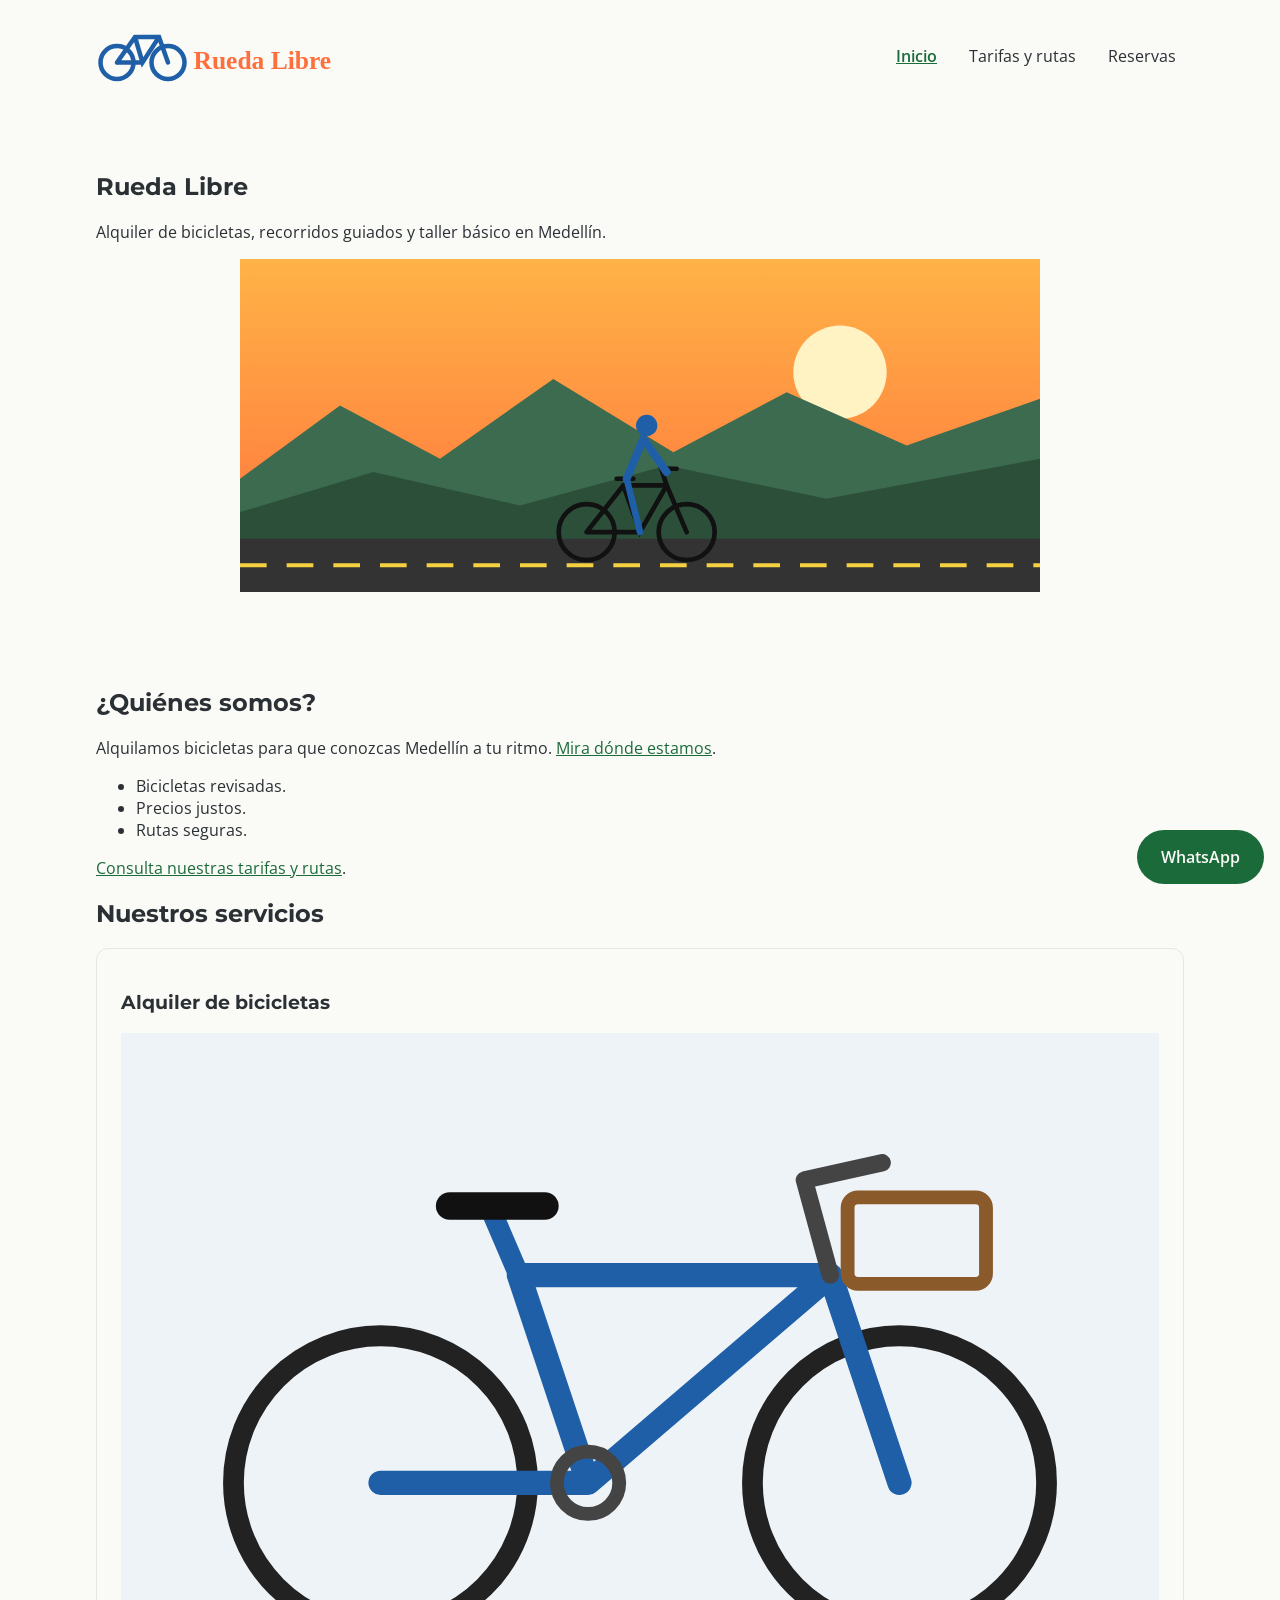
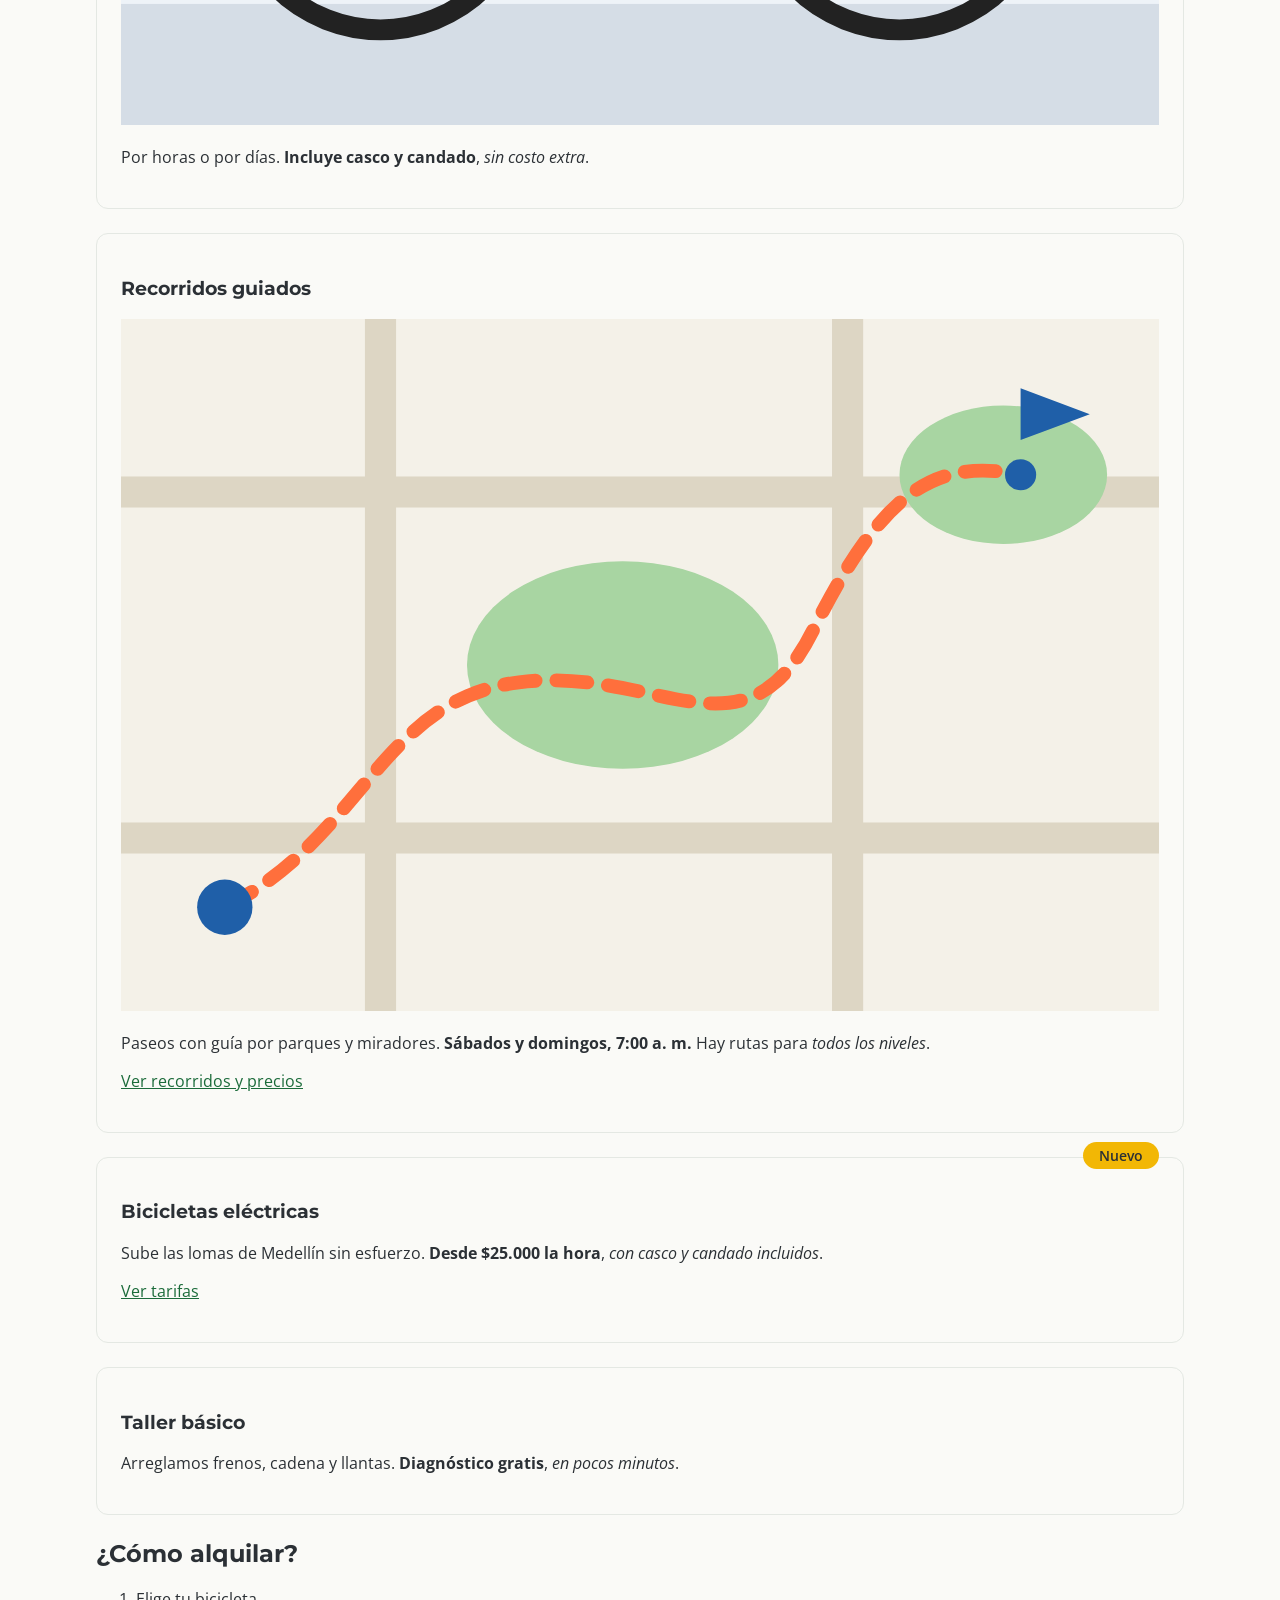
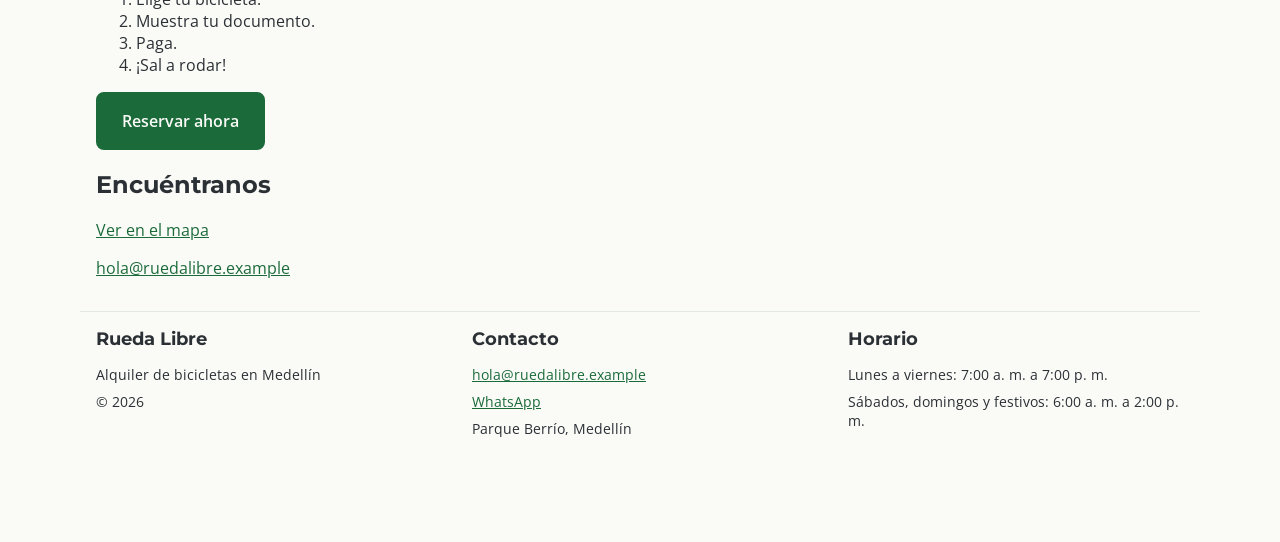
<file: dia-1/reto-1-flexbox/index.html>
<!DOCTYPE html>
<html lang="es">
<head>
    <meta charset="UTF-8">
    <meta name="viewport" content="width=device-width, initial-scale=1.0">
    <meta name="description" content="Rueda Libre: alquiler de bicicletas, recorridos guiados y taller básico en Medellín.">
    <title>Rueda Libre | Alquiler de bicicletas en Medellín</title>
    <link rel="preconnect" href="https://fonts.googleapis.com">
    <link rel="preconnect" href="https://fonts.gstatic.com" crossorigin>
    <link rel="stylesheet" href="https://fonts.googleapis.com/css2?family=Montserrat:wght@700&family=Open+Sans:wght@400;600&display=swap">
    <link rel="stylesheet" href="css/styles.css">
</head>
<body>
    <header>
        <a href="index.html"><img src="img/logo.svg" alt="rueda libre" width="240"></a>
        
        <nav>  
            <ul id="menu">
                <li><a href="index.html" class="activo" aria-current="page">Inicio</a></li>
                <li><a href="paginas/tarifas.html">Tarifas y rutas</a></li>
                <li><a href="paginas/reservas.html">Reservas</a></li>
            </ul>
        </nav>
    </header>

    <main>
        <section class="portada">
            <h1>Rueda Libre</h1>
            <p>Alquiler de bicicletas, recorridos guiados y taller básico en Medellín.</p>
            <img src="img/portada.svg" alt="Ciclista pedaleando por una calle de Medellín al atardecer" width="800">
        </section>

        <section>
            <h2>¿Quiénes somos?</h2>
            <p>Alquilamos bicicletas para que conozcas Medellín a tu ritmo. <a href="#encuentranos">Mira dónde estamos</a>.</p>
            <ul>
                <li>Bicicletas revisadas.</li>
                <li>Precios justos.</li>
                <li>Rutas seguras.</li>
            </ul>
            <p><a href="paginas/tarifas.html">Consulta nuestras tarifas y rutas</a>.</p>
        </section>

        <section>
            <h2>Nuestros servicios</h2>

            <article class="tarjeta">
                <h3>Alquiler de bicicletas</h3>
                <img src="img/bicicleta.svg" alt="Bicicleta urbana azul con canasta" width="400">
                <p>Por horas o por días. <strong>Incluye casco y candado</strong>, <em>sin costo extra</em>.</p>
            </article>

            <article class="tarjeta">
                <h3>Recorridos guiados</h3>
                <img src="img/ruta.svg" alt="Mapa de una ruta en bicicleta por un parque hasta un mirador" width="400">
                <p>Paseos con guía por parques y miradores. <strong>Sábados y domingos, 7:00 a. m.</strong> Hay rutas para <em>todos los niveles</em>.</p>
                <p><a href="paginas/tarifas.html#recorridos">Ver recorridos y precios</a></p>
            </article>

            <article class="tarjeta">
                <span class="badge-nuevo">Nuevo</span>
                <h3>Bicicletas eléctricas</h3>
                <p>Sube las lomas de Medellín sin esfuerzo. <strong>Desde $25.000 la hora</strong>, <em>con casco y candado incluidos</em>.</p>
                <p><a href="paginas/tarifas.html">Ver tarifas</a></p>
            </article>

            <article class="tarjeta">
                <h3>Taller básico</h3>
                <p>Arreglamos frenos, cadena y llantas. <strong>Diagnóstico gratis</strong>, <em>en pocos minutos</em>.</p>
            </article>
        </section>

        <section>
            <h2>¿Cómo alquilar?</h2>
            <ol>
                <li>Elige tu bicicleta.</li>
                <li>Muestra tu documento.</li>
                <li>Paga.</li>
                <li>¡Sal a rodar!</li>
            </ol>
            <p><a href="paginas/reservas.html" class="btn">Reservar ahora</a></p>
        </section>

        <section id="encuentranos">
            <h2>Encuéntranos</h2>
            <p><a href="https://www.google.com/maps/search/?api=1&amp;query=Parque+Berrío+Medellín" target="_blank" rel="noopener noreferrer">Ver en el mapa</a></p>
            <p><a href="mailto:hola@ruedalibre.example">hola@ruedalibre.example</a></p>
        </section>
    </main>

    <footer>
        <div class="pie-bloque">
            <h2>Rueda Libre</h2>
            <p>Alquiler de bicicletas en Medellín</p>
            <p>© 2026</p>
        </div>
        <div class="pie-bloque">
            <h2>Contacto</h2>
            <p><a href="mailto:hola@ruedalibre.example">hola@ruedalibre.example</a></p>
            <p><a href="https://wa.me/573000000000" target="_blank" rel="noopener noreferrer">WhatsApp<span class="visualmente-oculto"> (se abre en otra pestaña)</span></a></p>
            <p>Parque Berrío, Medellín</p>
        </div>
        <div class="pie-bloque">
            <h2>Horario</h2>
            <p>Lunes a viernes: 7:00 a. m. a 7:00 p. m.</p>
            <p>Sábados, domingos y festivos: 6:00 a. m. a 2:00 p. m.</p>
        </div>
    </footer>
    <a class="whatsapp" href="https://wa.me/573000000000" target="_blank" rel="noopener noreferrer">WhatsApp<span class="visualmente-oculto"> (se abre en otra pestaña)</span></a>
</body>
</html>
</file>
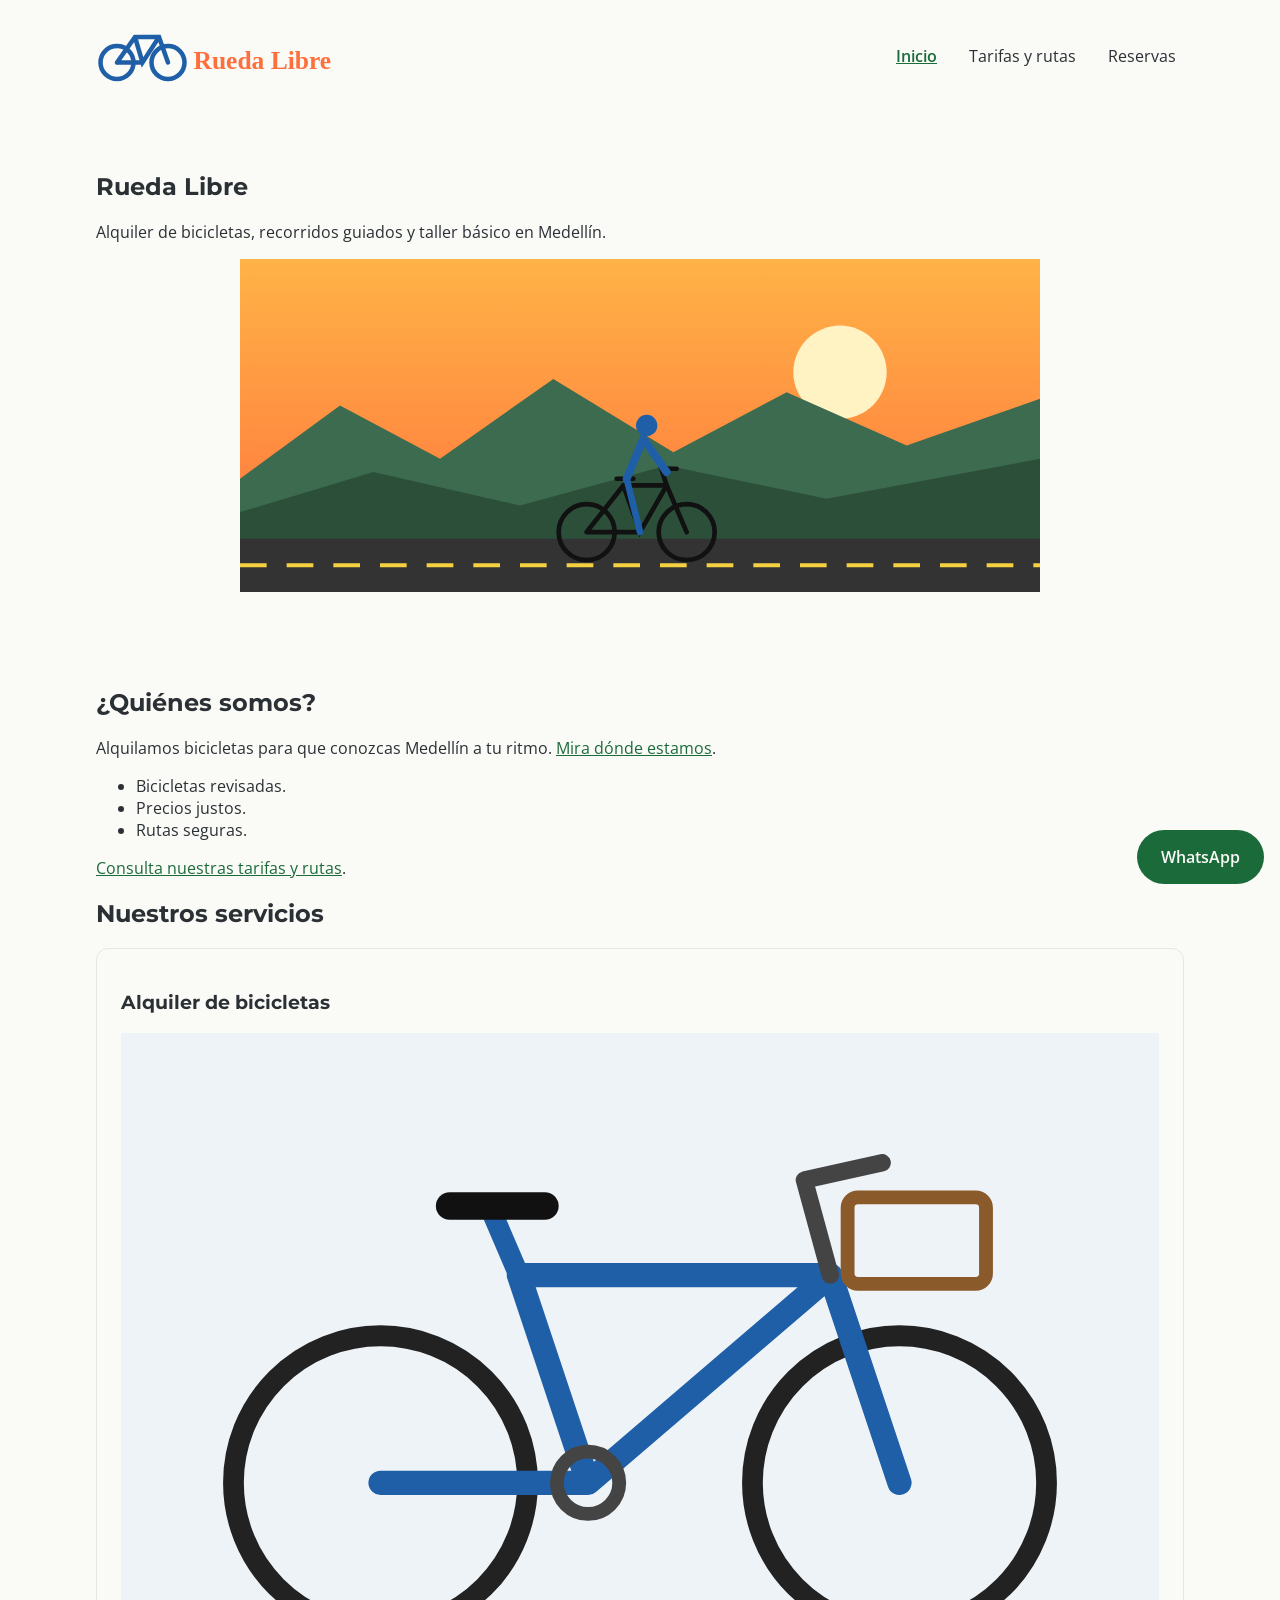
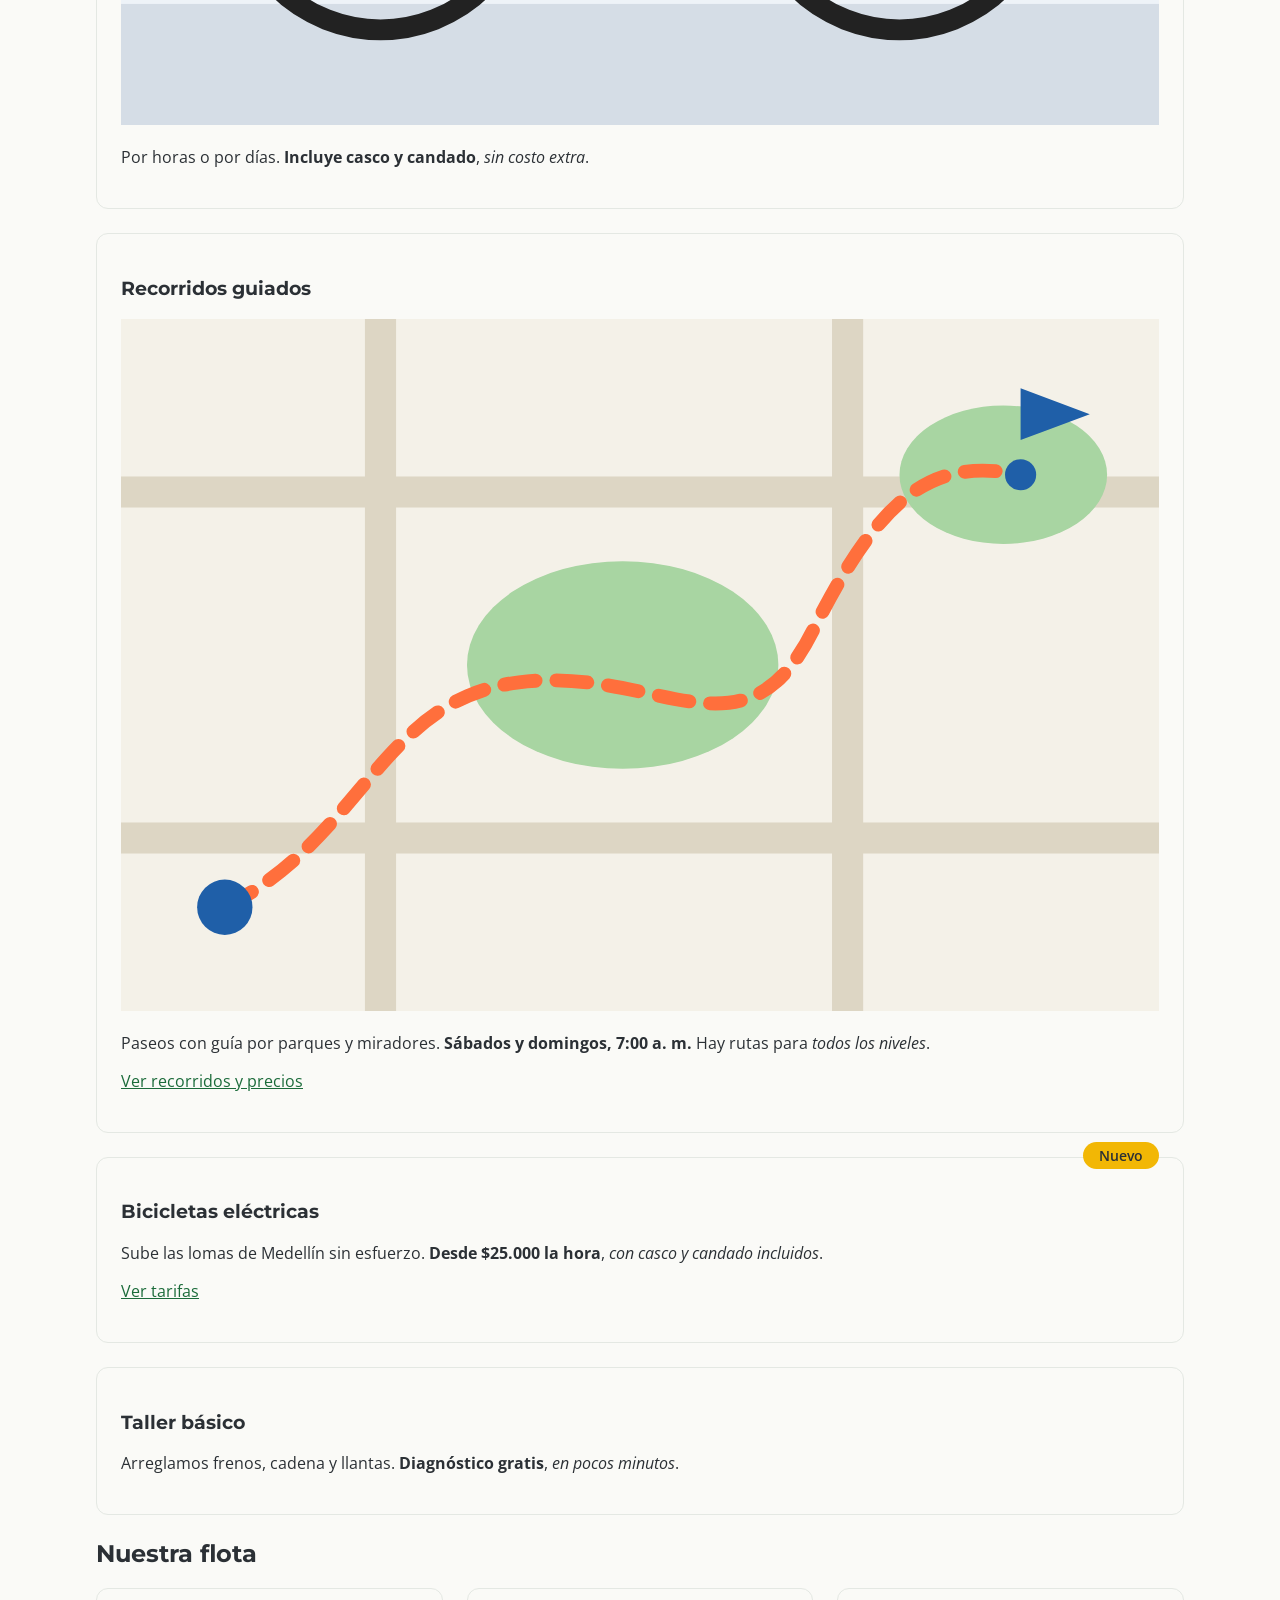
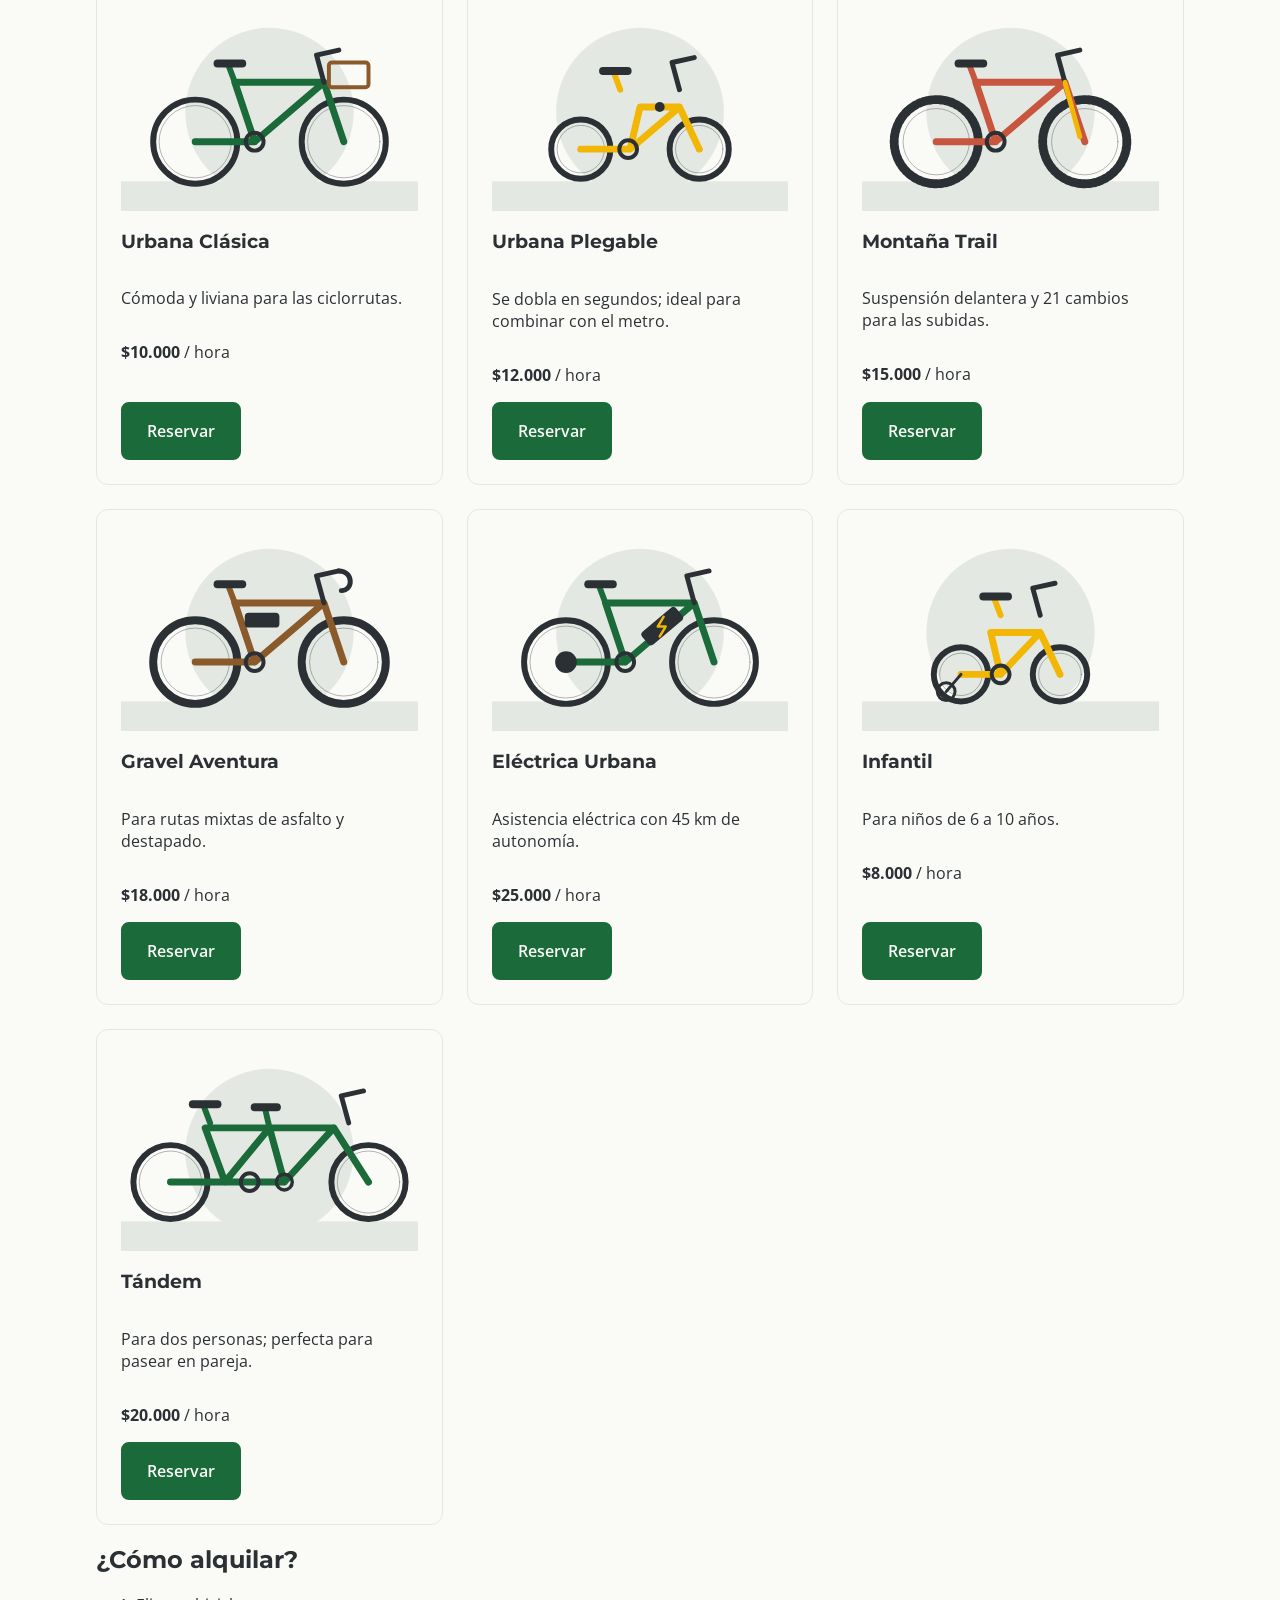
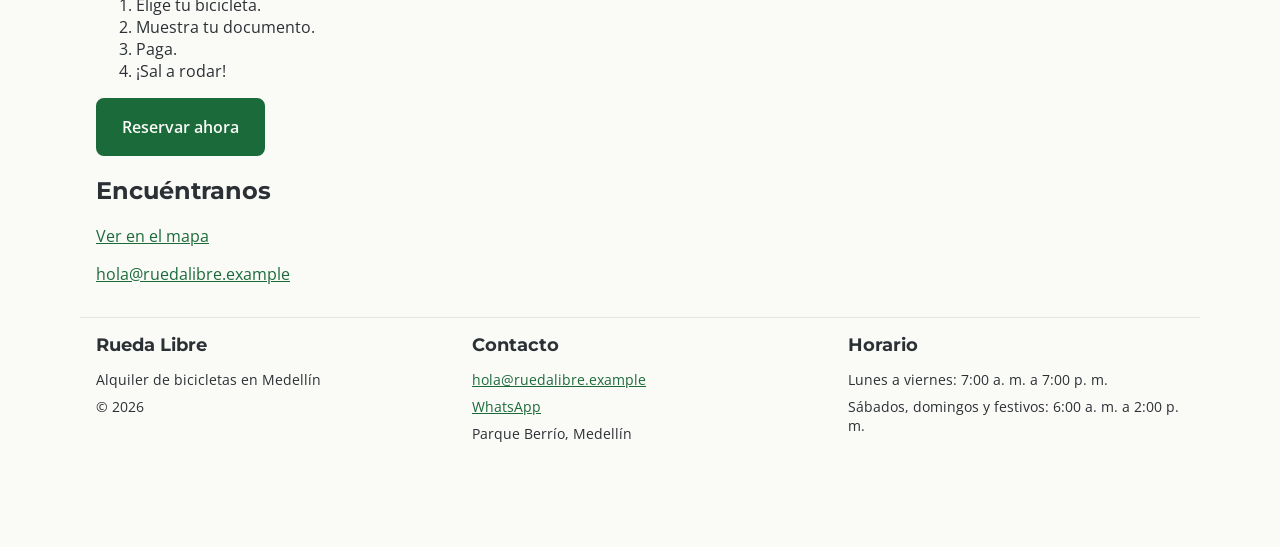
<file: dia-1/reto-2-grid/index.html>
<!DOCTYPE html>
<html lang="es">
<head>
    <meta charset="UTF-8">
    <meta name="viewport" content="width=device-width, initial-scale=1.0">
    <meta name="description" content="Rueda Libre: alquiler de bicicletas, recorridos guiados y taller básico en Medellín.">
    <title>Rueda Libre | Alquiler de bicicletas en Medellín</title>
    <link rel="preconnect" href="https://fonts.googleapis.com">
    <link rel="preconnect" href="https://fonts.gstatic.com" crossorigin>
    <link rel="stylesheet" href="https://fonts.googleapis.com/css2?family=Montserrat:wght@700&family=Open+Sans:wght@400;600&display=swap">
    <link rel="stylesheet" href="css/styles.css">
</head>
<body>
    <header>
        <a href="index.html"><img src="img/logo.svg" alt="rueda libre" width="240"></a>
        
        <nav>  
            <ul id="menu">
                <li><a href="index.html" class="activo" aria-current="page">Inicio</a></li>
                <li><a href="paginas/tarifas.html">Tarifas y rutas</a></li>
                <li><a href="paginas/reservas.html">Reservas</a></li>
            </ul>
        </nav>
    </header>

    <main>
        <section class="portada">
            <h1>Rueda Libre</h1>
            <p>Alquiler de bicicletas, recorridos guiados y taller básico en Medellín.</p>
            <img src="img/portada.svg" alt="Ciclista pedaleando por una calle de Medellín al atardecer" width="800">
        </section>

        <section>
            <h2>¿Quiénes somos?</h2>
            <p>Alquilamos bicicletas para que conozcas Medellín a tu ritmo. <a href="#encuentranos">Mira dónde estamos</a>.</p>
            <ul>
                <li>Bicicletas revisadas.</li>
                <li>Precios justos.</li>
                <li>Rutas seguras.</li>
            </ul>
            <p><a href="paginas/tarifas.html">Consulta nuestras tarifas y rutas</a>.</p>
        </section>

        <section>
            <h2>Nuestros servicios</h2>

            <article class="tarjeta">
                <h3>Alquiler de bicicletas</h3>
                <img src="img/bicicleta.svg" alt="Bicicleta urbana azul con canasta" width="400">
                <p>Por horas o por días. <strong>Incluye casco y candado</strong>, <em>sin costo extra</em>.</p>
            </article>

            <article class="tarjeta">
                <h3>Recorridos guiados</h3>
                <img src="img/ruta.svg" alt="Mapa de una ruta en bicicleta por un parque hasta un mirador" width="400">
                <p>Paseos con guía por parques y miradores. <strong>Sábados y domingos, 7:00 a. m.</strong> Hay rutas para <em>todos los niveles</em>.</p>
                <p><a href="paginas/tarifas.html#recorridos">Ver recorridos y precios</a></p>
            </article>

            <article class="tarjeta">
                <span class="badge-nuevo">Nuevo</span>
                <h3>Bicicletas eléctricas</h3>
                <p>Sube las lomas de Medellín sin esfuerzo. <strong>Desde $25.000 la hora</strong>, <em>con casco y candado incluidos</em>.</p>
                <p><a href="paginas/tarifas.html">Ver tarifas</a></p>
            </article>

            <article class="tarjeta">
                <h3>Taller básico</h3>
                <p>Arreglamos frenos, cadena y llantas. <strong>Diagnóstico gratis</strong>, <em>en pocos minutos</em>.</p>
            </article>
        </section>

        <section class="flota">
            <h2>Nuestra flota</h2>
            <div class="flota-grid">
                <article class="tarjeta">
                    <img src="img/urbana-clasica.svg" alt="Bicicleta urbana clásica verde con canasta" width="600" height="400">
                    <h3>Urbana Clásica</h3>
                    <p>Cómoda y liviana para las ciclorrutas.</p>
                    <p><strong>$10.000</strong> / hora</p>
                    <a href="paginas/reservas.html" class="btn">Reservar</a>
                </article>

                <article class="tarjeta">
                    <img src="img/urbana-plegable.svg" alt="Bicicleta urbana plegable de ruedas pequeñas" width="600" height="400">
                    <h3>Urbana Plegable</h3>
                    <p>Se dobla en segundos; ideal para combinar con el metro.</p>
                    <p><strong>$12.000</strong> / hora</p>
                    <a href="paginas/reservas.html" class="btn">Reservar</a>
                </article>

                <article class="tarjeta">
                    <img src="img/montana-trail.svg" alt="Bicicleta de montaña con suspensión delantera" width="600" height="400">
                    <h3>Montaña Trail</h3>
                    <p>Suspensión delantera y 21 cambios para las subidas.</p>
                    <p><strong>$15.000</strong> / hora</p>
                    <a href="paginas/reservas.html" class="btn">Reservar</a>
                </article>

                <article class="tarjeta">
                    <img src="img/gravel-aventura.svg" alt="Bicicleta gravel con manubrio curvo y llantas anchas" width="600" height="400">
                    <h3>Gravel Aventura</h3>
                    <p>Para rutas mixtas de asfalto y destapado.</p>
                    <p><strong>$18.000</strong> / hora</p>
                    <a href="paginas/reservas.html" class="btn">Reservar</a>
                </article>

                <article class="tarjeta">
                    <img src="img/electrica-urbana.svg" alt="Bicicleta eléctrica urbana con batería en el cuadro" width="600" height="400">
                    <h3>Eléctrica Urbana</h3>
                    <p>Asistencia eléctrica con 45 km de autonomía.</p>
                    <p><strong>$25.000</strong> / hora</p>
                    <a href="paginas/reservas.html" class="btn">Reservar</a>
                </article>

                <article class="tarjeta">
                    <img src="img/infantil.svg" alt="Bicicleta infantil con rueditas de apoyo" width="600" height="400">
                    <h3>Infantil</h3>
                    <p>Para niños de 6 a 10 años.</p>
                    <p><strong>$8.000</strong> / hora</p>
                    <a href="paginas/reservas.html" class="btn">Reservar</a>
                </article>

                <article class="tarjeta">
                    <img src="img/tandem.svg" alt="Bicicleta tándem para dos personas" width="600" height="400">
                    <h3>Tándem</h3>
                    <p>Para dos personas; perfecta para pasear en pareja.</p>
                    <p><strong>$20.000</strong> / hora</p>
                    <a href="paginas/reservas.html" class="btn">Reservar</a>
                </article>
            </div>
        </section>

        <section>
            <h2>¿Cómo alquilar?</h2>
            <ol>
                <li>Elige tu bicicleta.</li>
                <li>Muestra tu documento.</li>
                <li>Paga.</li>
                <li>¡Sal a rodar!</li>
            </ol>
            <p><a href="paginas/reservas.html" class="btn">Reservar ahora</a></p>
        </section>

        <section id="encuentranos">
            <h2>Encuéntranos</h2>
            <p><a href="https://www.google.com/maps/search/?api=1&amp;query=Parque+Berrío+Medellín" target="_blank" rel="noopener noreferrer">Ver en el mapa</a></p>
            <p><a href="mailto:hola@ruedalibre.example">hola@ruedalibre.example</a></p>
        </section>
    </main>

    <footer>
        <div class="pie-bloque">
            <h2>Rueda Libre</h2>
            <p>Alquiler de bicicletas en Medellín</p>
            <p>© 2026</p>
        </div>
        <div class="pie-bloque">
            <h2>Contacto</h2>
            <p><a href="mailto:hola@ruedalibre.example">hola@ruedalibre.example</a></p>
            <p><a href="https://wa.me/573000000000" target="_blank" rel="noopener noreferrer">WhatsApp<span class="visualmente-oculto"> (se abre en otra pestaña)</span></a></p>
            <p>Parque Berrío, Medellín</p>
        </div>
        <div class="pie-bloque">
            <h2>Horario</h2>
            <p>Lunes a viernes: 7:00 a. m. a 7:00 p. m.</p>
            <p>Sábados, domingos y festivos: 6:00 a. m. a 2:00 p. m.</p>
        </div>
    </footer>
    <a class="whatsapp" href="https://wa.me/573000000000" target="_blank" rel="noopener noreferrer">WhatsApp<span class="visualmente-oculto"> (se abre en otra pestaña)</span></a>
</body>
</html>
</file>
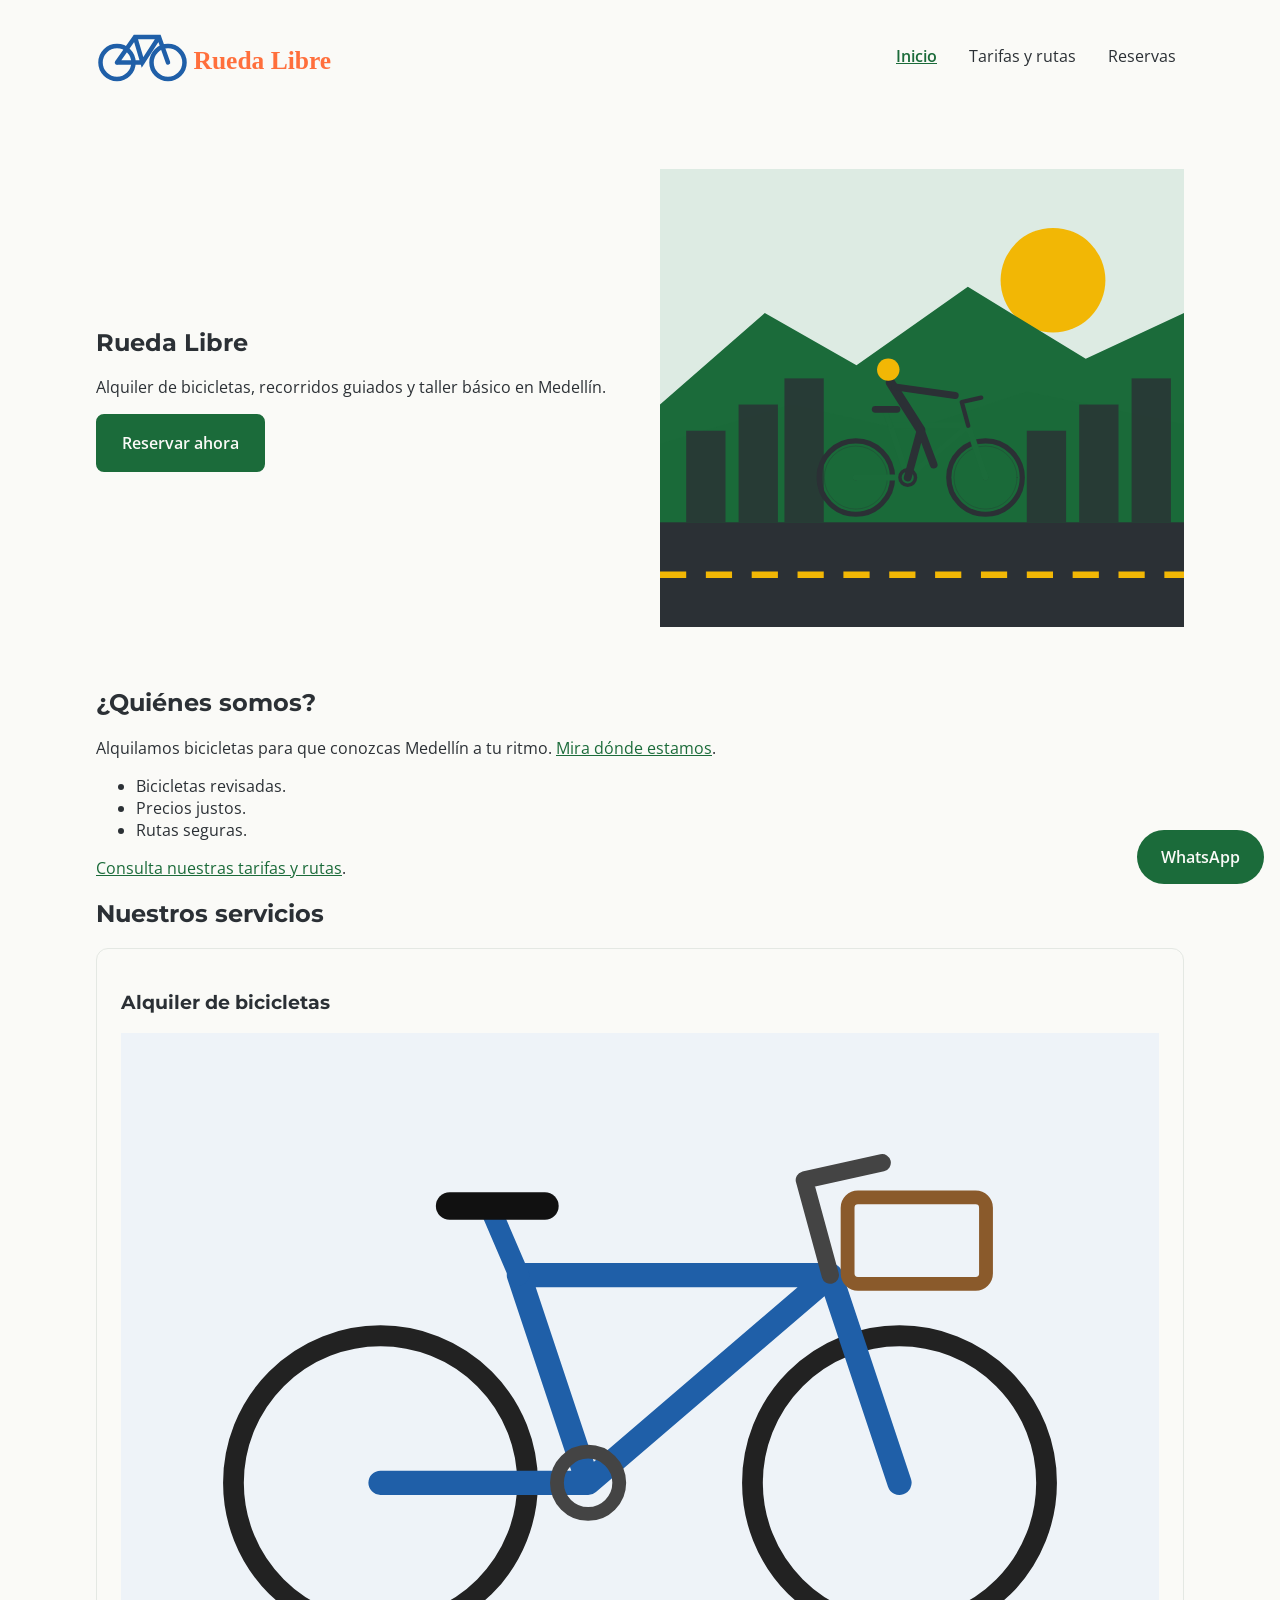
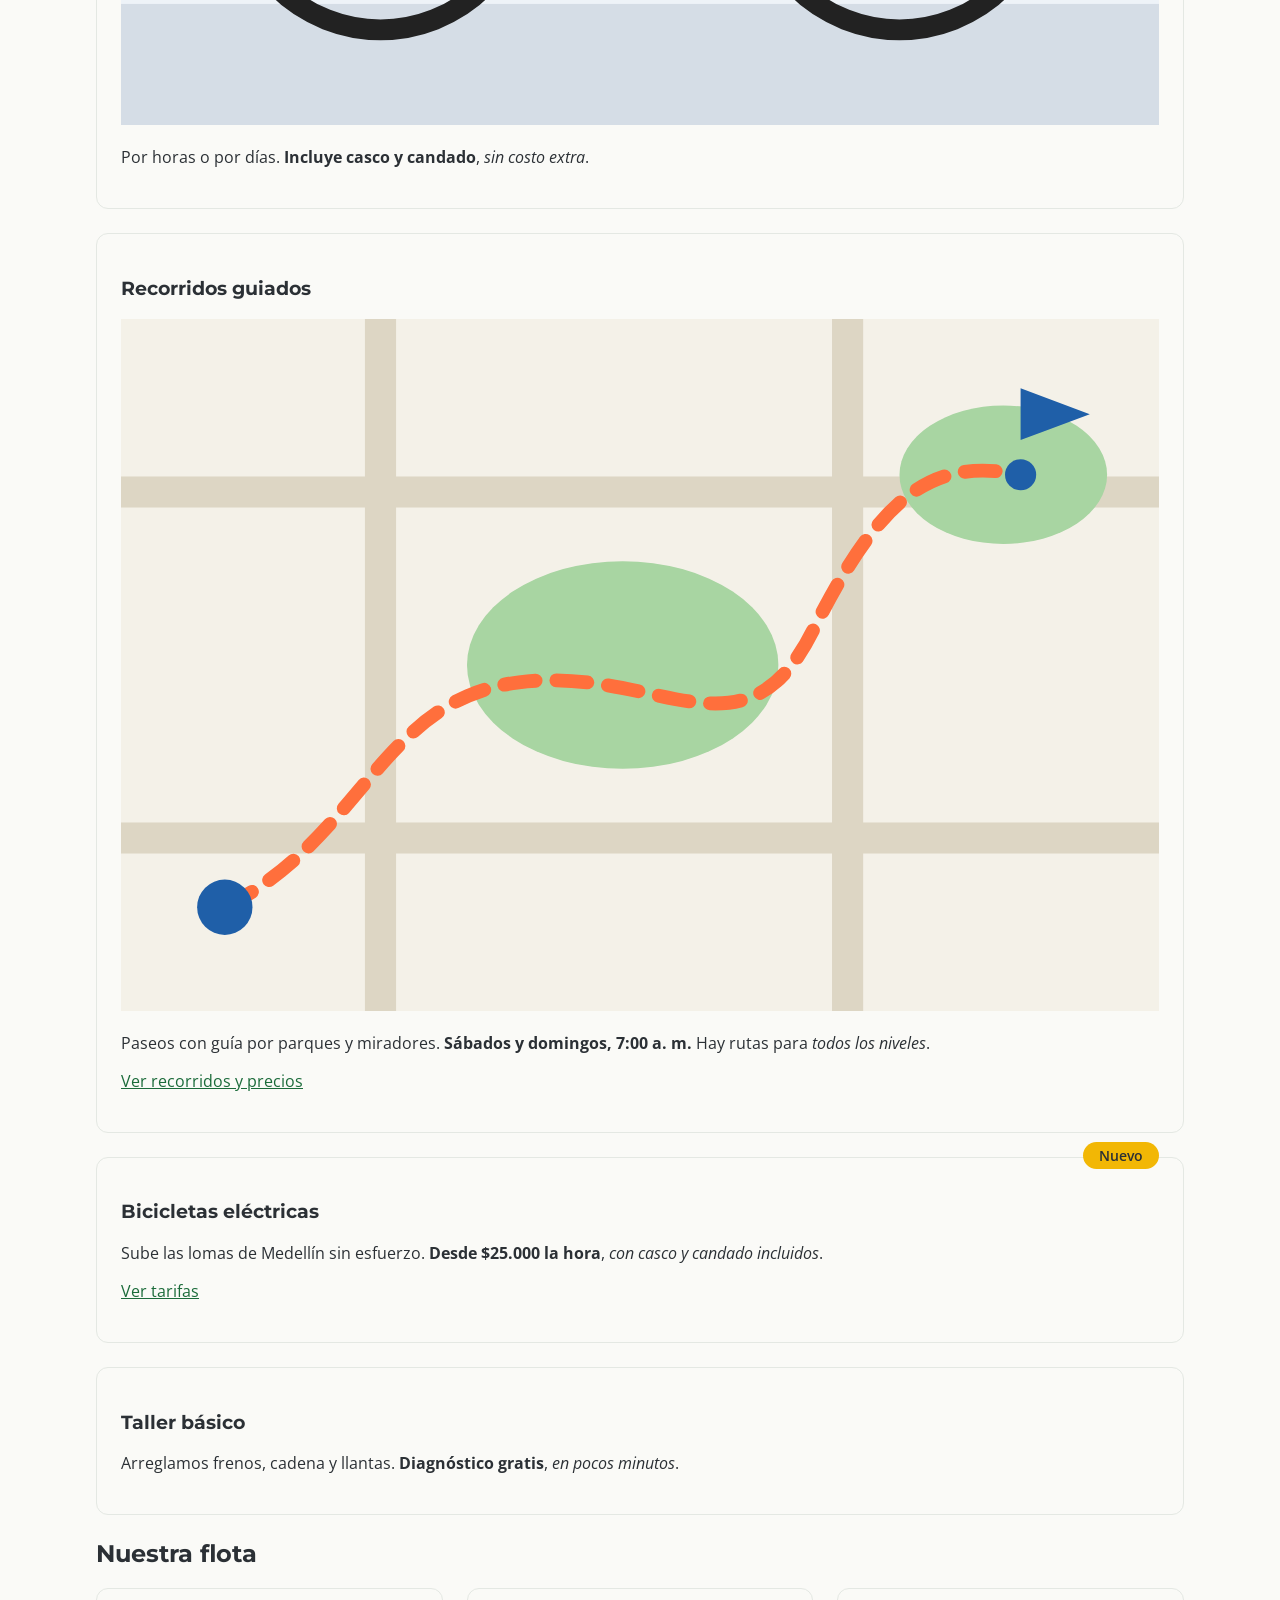
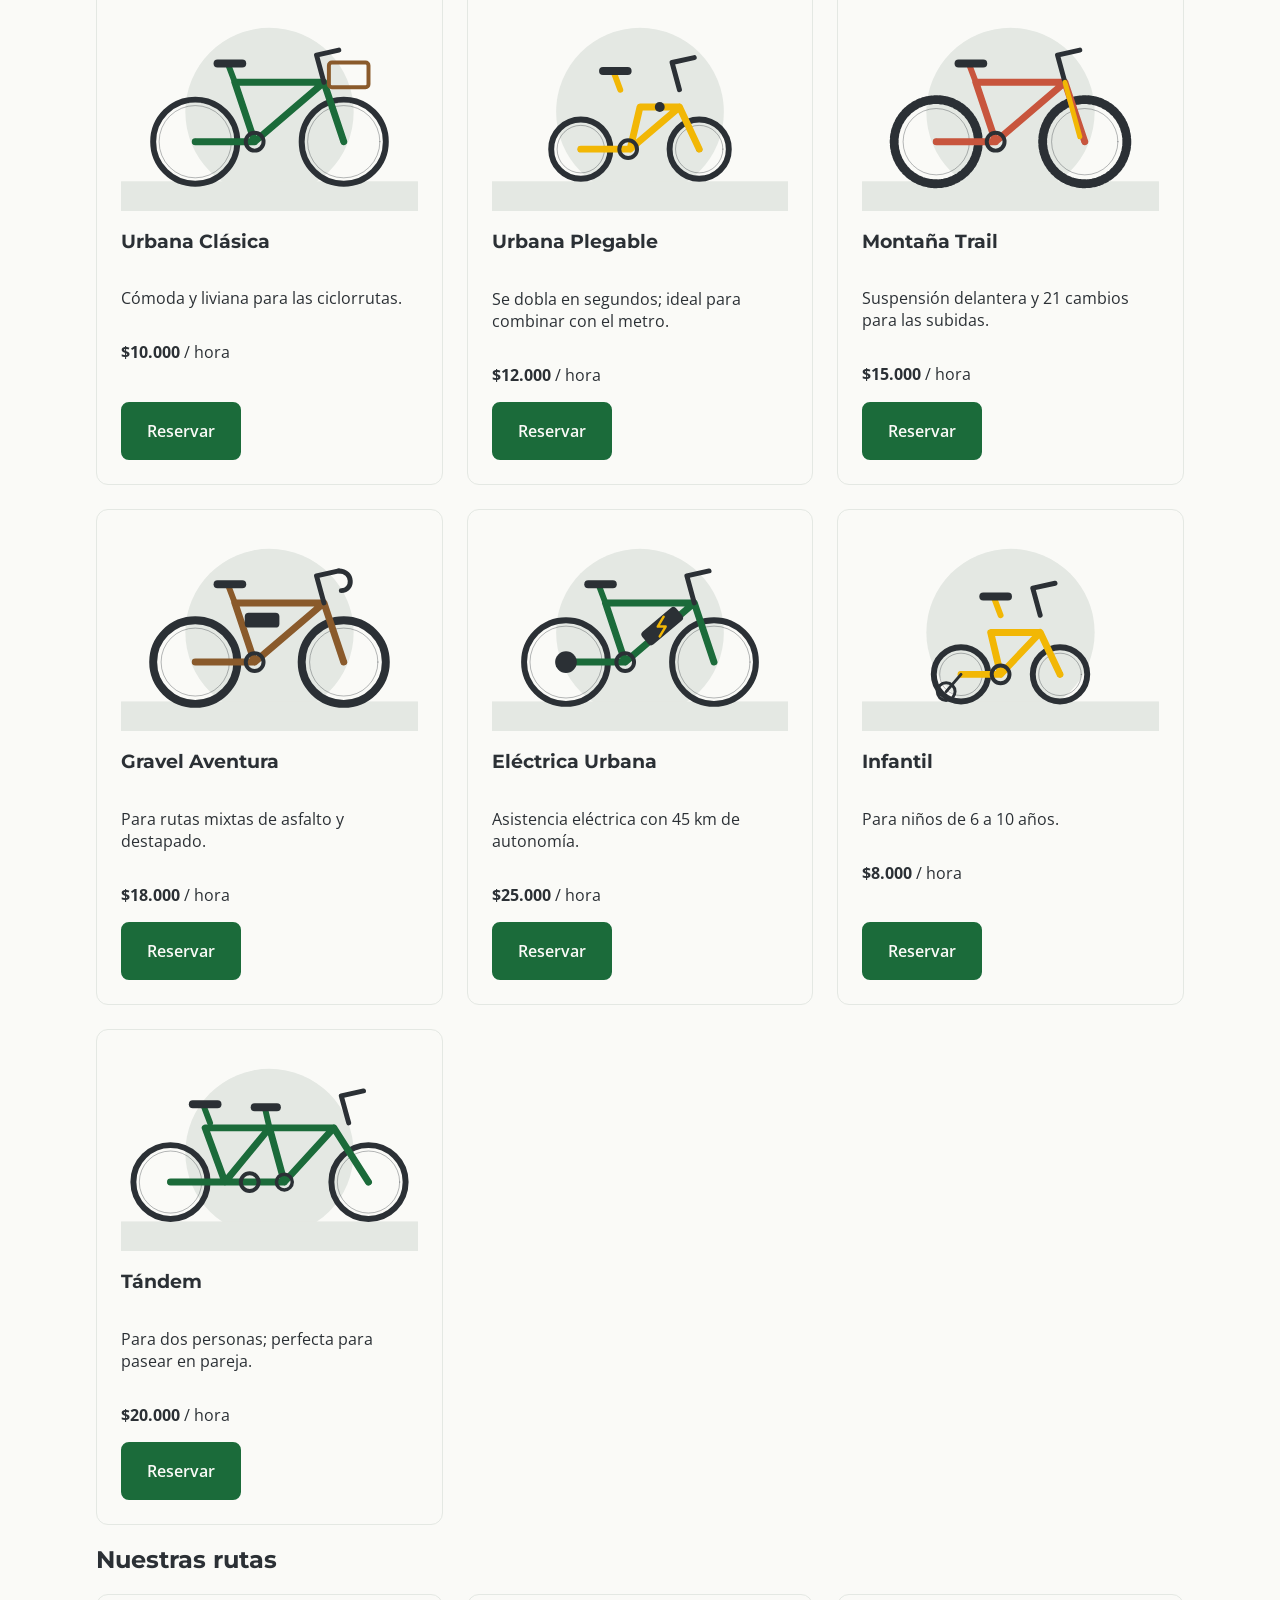
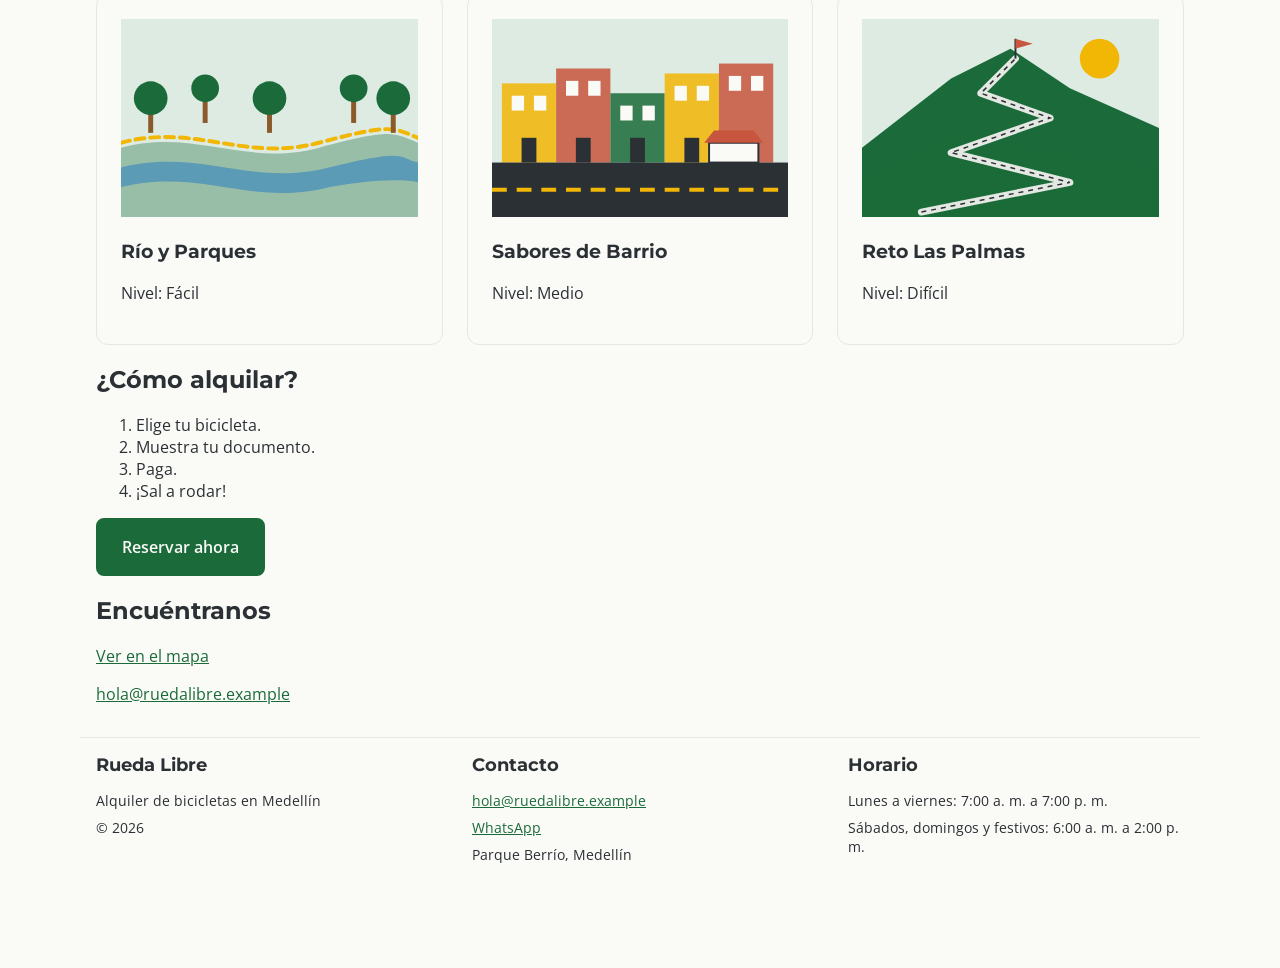
<file: dia-1/reto-3-layout/index.html>
<!DOCTYPE html>
<html lang="es">
<head>
    <meta charset="UTF-8">
    <meta name="viewport" content="width=device-width, initial-scale=1.0">
    <meta name="description" content="Rueda Libre: alquiler de bicicletas, recorridos guiados y taller básico en Medellín.">
    <title>Rueda Libre | Alquiler de bicicletas en Medellín</title>
    <link rel="preconnect" href="https://fonts.googleapis.com">
    <link rel="preconnect" href="https://fonts.gstatic.com" crossorigin>
    <link rel="stylesheet" href="https://fonts.googleapis.com/css2?family=Montserrat:wght@700&family=Open+Sans:wght@400;600&display=swap">
    <link rel="stylesheet" href="css/styles.css">
</head>
<body>
    <header>
        <a href="index.html"><img src="img/logo.svg" alt="rueda libre" width="240"></a>
        
        <nav>  
            <ul id="menu">
                <li><a href="index.html" class="activo" aria-current="page">Inicio</a></li>
                <li><a href="paginas/tarifas.html">Tarifas y rutas</a></li>
                <li><a href="paginas/reservas.html">Reservas</a></li>
            </ul>
        </nav>
    </header>

    <main>
        <section class="portada">
            <div class="portada-texto">
                <h1>Rueda Libre</h1>
                <p>Alquiler de bicicletas, recorridos guiados y taller básico en Medellín.</p>
                <p><a href="paginas/reservas.html" class="btn">Reservar ahora</a></p>
            </div>
            <img src="img/portada-hero.svg" alt="Ciclista pedaleando por una ciclorruta de Medellín con montañas al fondo" width="800" height="700">
        </section>

        <section>
            <h2>¿Quiénes somos?</h2>
            <p>Alquilamos bicicletas para que conozcas Medellín a tu ritmo. <a href="#encuentranos">Mira dónde estamos</a>.</p>
            <ul>
                <li>Bicicletas revisadas.</li>
                <li>Precios justos.</li>
                <li>Rutas seguras.</li>
            </ul>
            <p><a href="paginas/tarifas.html">Consulta nuestras tarifas y rutas</a>.</p>
        </section>

        <section>
            <h2>Nuestros servicios</h2>

            <article class="tarjeta">
                <h3>Alquiler de bicicletas</h3>
                <img src="img/bicicleta.svg" alt="Bicicleta urbana azul con canasta" width="400">
                <p>Por horas o por días. <strong>Incluye casco y candado</strong>, <em>sin costo extra</em>.</p>
            </article>

            <article class="tarjeta">
                <h3>Recorridos guiados</h3>
                <img src="img/ruta.svg" alt="Mapa de una ruta en bicicleta por un parque hasta un mirador" width="400">
                <p>Paseos con guía por parques y miradores. <strong>Sábados y domingos, 7:00 a. m.</strong> Hay rutas para <em>todos los niveles</em>.</p>
                <p><a href="paginas/tarifas.html#recorridos">Ver recorridos y precios</a></p>
            </article>

            <article class="tarjeta">
                <span class="badge-nuevo">Nuevo</span>
                <h3>Bicicletas eléctricas</h3>
                <p>Sube las lomas de Medellín sin esfuerzo. <strong>Desde $25.000 la hora</strong>, <em>con casco y candado incluidos</em>.</p>
                <p><a href="paginas/tarifas.html">Ver tarifas</a></p>
            </article>

            <article class="tarjeta">
                <h3>Taller básico</h3>
                <p>Arreglamos frenos, cadena y llantas. <strong>Diagnóstico gratis</strong>, <em>en pocos minutos</em>.</p>
            </article>
        </section>

        <section class="flota">
            <h2>Nuestra flota</h2>
            <div class="flota-grid">
                <article class="tarjeta">
                    <img src="img/urbana-clasica.svg" alt="Bicicleta urbana clásica verde con canasta" width="600" height="400">
                    <h3>Urbana Clásica</h3>
                    <p>Cómoda y liviana para las ciclorrutas.</p>
                    <p><strong>$10.000</strong> / hora</p>
                    <a href="paginas/reservas.html" class="btn">Reservar</a>
                </article>

                <article class="tarjeta">
                    <img src="img/urbana-plegable.svg" alt="Bicicleta urbana plegable de ruedas pequeñas" width="600" height="400">
                    <h3>Urbana Plegable</h3>
                    <p>Se dobla en segundos; ideal para combinar con el metro.</p>
                    <p><strong>$12.000</strong> / hora</p>
                    <a href="paginas/reservas.html" class="btn">Reservar</a>
                </article>

                <article class="tarjeta">
                    <img src="img/montana-trail.svg" alt="Bicicleta de montaña con suspensión delantera" width="600" height="400">
                    <h3>Montaña Trail</h3>
                    <p>Suspensión delantera y 21 cambios para las subidas.</p>
                    <p><strong>$15.000</strong> / hora</p>
                    <a href="paginas/reservas.html" class="btn">Reservar</a>
                </article>

                <article class="tarjeta">
                    <img src="img/gravel-aventura.svg" alt="Bicicleta gravel con manubrio curvo y llantas anchas" width="600" height="400">
                    <h3>Gravel Aventura</h3>
                    <p>Para rutas mixtas de asfalto y destapado.</p>
                    <p><strong>$18.000</strong> / hora</p>
                    <a href="paginas/reservas.html" class="btn">Reservar</a>
                </article>

                <article class="tarjeta">
                    <img src="img/electrica-urbana.svg" alt="Bicicleta eléctrica urbana con batería en el cuadro" width="600" height="400">
                    <h3>Eléctrica Urbana</h3>
                    <p>Asistencia eléctrica con 45 km de autonomía.</p>
                    <p><strong>$25.000</strong> / hora</p>
                    <a href="paginas/reservas.html" class="btn">Reservar</a>
                </article>

                <article class="tarjeta">
                    <img src="img/infantil.svg" alt="Bicicleta infantil con rueditas de apoyo" width="600" height="400">
                    <h3>Infantil</h3>
                    <p>Para niños de 6 a 10 años.</p>
                    <p><strong>$8.000</strong> / hora</p>
                    <a href="paginas/reservas.html" class="btn">Reservar</a>
                </article>

                <article class="tarjeta">
                    <img src="img/tandem.svg" alt="Bicicleta tándem para dos personas" width="600" height="400">
                    <h3>Tándem</h3>
                    <p>Para dos personas; perfecta para pasear en pareja.</p>
                    <p><strong>$20.000</strong> / hora</p>
                    <a href="paginas/reservas.html" class="btn">Reservar</a>
                </article>
            </div>
        </section>

        <section class="rutas">
            <h2>Nuestras rutas</h2>
            <div class="rutas-grid">
                <article class="tarjeta">
                    <img src="img/ruta-rio-parques.svg" alt="Ciclovía junto al río entre árboles" width="600" height="400">
                    <h3>Río y Parques</h3>
                    <p>Nivel: Fácil</p>
                </article>
                <article class="tarjeta">
                    <img src="img/ruta-sabores-barrio.svg" alt="Calle con casas de colores y puestos de comida" width="600" height="400">
                    <h3>Sabores de Barrio</h3>
                    <p>Nivel: Medio</p>
                </article>
                <article class="tarjeta">
                    <img src="img/ruta-reto-palmas.svg" alt="Carretera en zigzag subiendo la montaña" width="600" height="400">
                    <h3>Reto Las Palmas</h3>
                    <p>Nivel: Difícil</p>
                </article>
            </div>
        </section>

        <section>
            <h2>¿Cómo alquilar?</h2>
            <ol>
                <li>Elige tu bicicleta.</li>
                <li>Muestra tu documento.</li>
                <li>Paga.</li>
                <li>¡Sal a rodar!</li>
            </ol>
            <p><a href="paginas/reservas.html" class="btn">Reservar ahora</a></p>
        </section>

        <section id="encuentranos">
            <h2>Encuéntranos</h2>
            <p><a href="https://www.google.com/maps/search/?api=1&amp;query=Parque+Berrío+Medellín" target="_blank" rel="noopener noreferrer">Ver en el mapa</a></p>
            <p><a href="mailto:hola@ruedalibre.example">hola@ruedalibre.example</a></p>
        </section>
    </main>

    <footer>
        <div class="pie-bloque">
            <h2>Rueda Libre</h2>
            <p>Alquiler de bicicletas en Medellín</p>
            <p>© 2026</p>
        </div>
        <div class="pie-bloque">
            <h2>Contacto</h2>
            <p><a href="mailto:hola@ruedalibre.example">hola@ruedalibre.example</a></p>
            <p><a href="https://wa.me/573000000000" target="_blank" rel="noopener noreferrer">WhatsApp<span class="visualmente-oculto"> (se abre en otra pestaña)</span></a></p>
            <p>Parque Berrío, Medellín</p>
        </div>
        <div class="pie-bloque">
            <h2>Horario</h2>
            <p>Lunes a viernes: 7:00 a. m. a 7:00 p. m.</p>
            <p>Sábados, domingos y festivos: 6:00 a. m. a 2:00 p. m.</p>
        </div>
    </footer>
    <a class="whatsapp" href="https://wa.me/573000000000" target="_blank" rel="noopener noreferrer">WhatsApp<span class="visualmente-oculto"> (se abre en otra pestaña)</span></a>
</body>
</html>
</file>
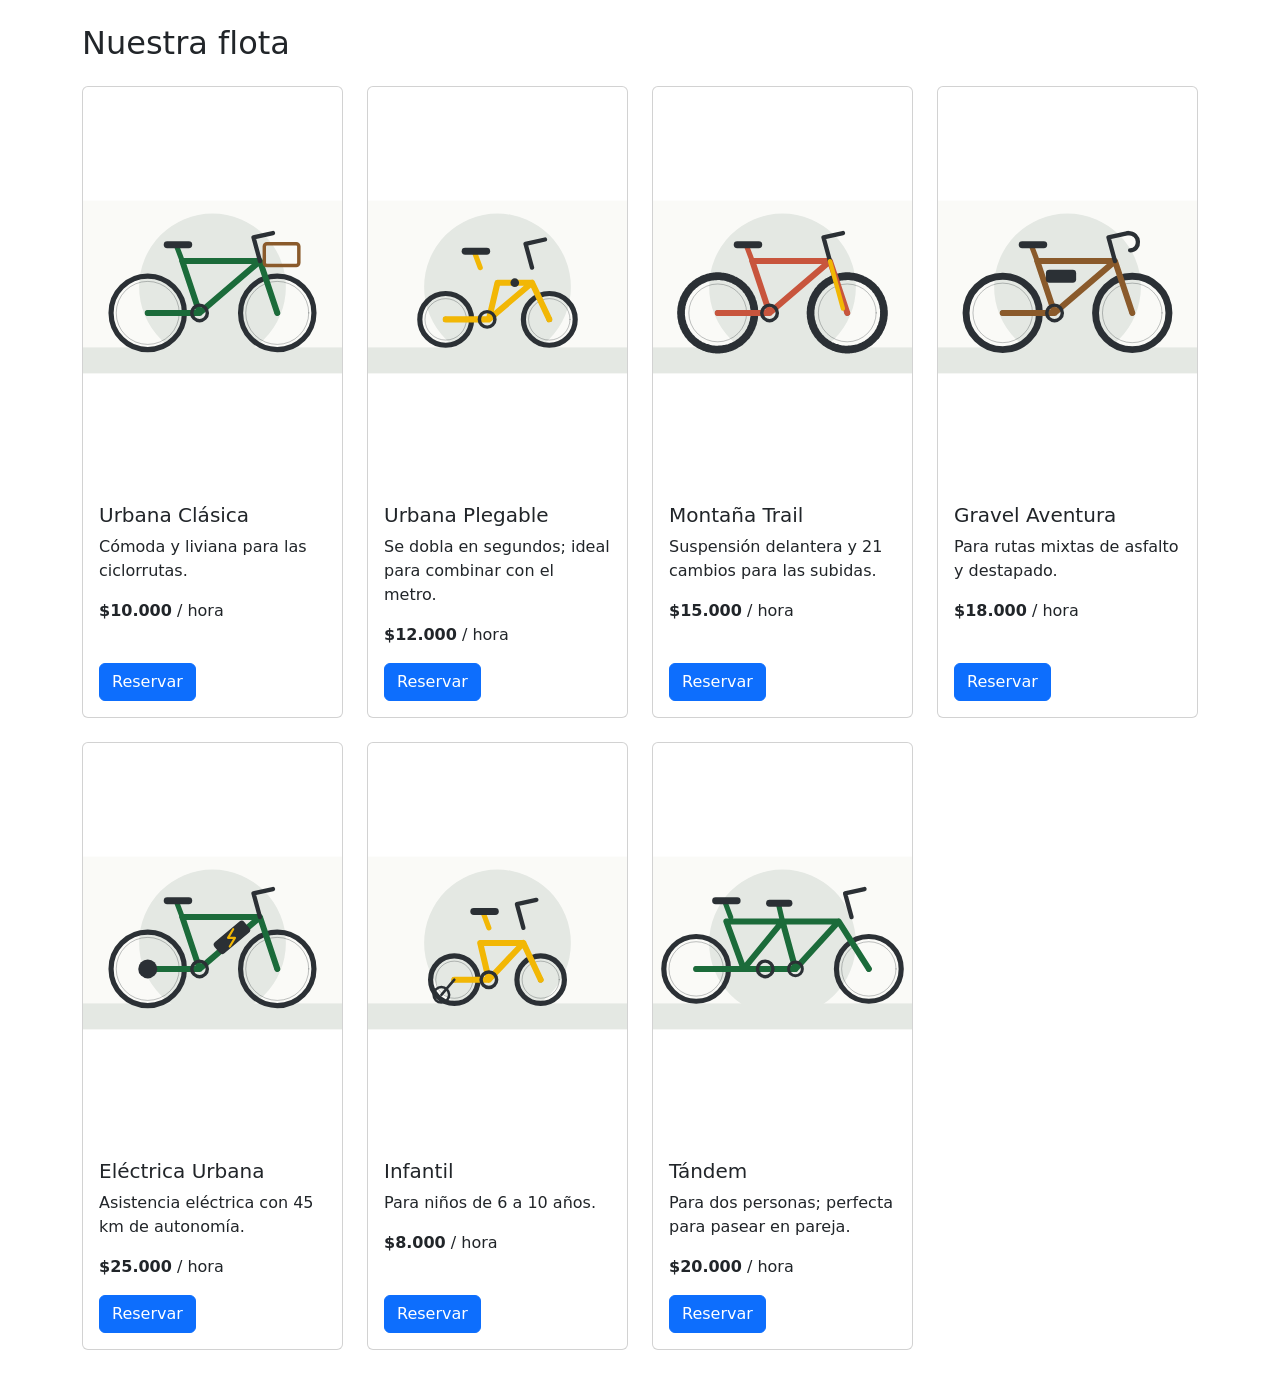
<file: dia-2/pruebas/catalogo-bootstrap.html>
<!DOCTYPE html>
<html lang="es">
<head>
    <meta charset="UTF-8">
    <meta name="viewport" content="width=device-width, initial-scale=1">
    <title>Flota en Bootstrap | Rueda Libre</title>
    <link href="https://cdn.jsdelivr.net/npm/bootstrap@5.3.3/dist/css/bootstrap.min.css" rel="stylesheet" integrity="sha384-QWTKZyjpPEjISv5WaRU9OFeRpok6YctnYmDr5pNlyT2bRjXh0JMhjY6hW+ALEwIH" crossorigin="anonymous">
</head>
<body>
    <main class="container py-4">
        <h1 class="h2 mb-4">Nuestra flota</h1>

        <div class="row g-4">
            <div class="col-12 col-sm-6 col-lg-4 col-xl-3">
                <article class="card h-100">
                    <img src="../img/urbana-clasica.svg" class="card-img-top" alt="Bicicleta urbana clásica verde con canasta" width="600" height="400">
                    <div class="card-body d-flex flex-column">
                        <h2 class="h5 card-title">Urbana Clásica</h2>
                        <p class="card-text">Cómoda y liviana para las ciclorrutas.</p>
                        <p class="card-text"><strong>$10.000</strong> / hora</p>
                        <a href="#" class="btn btn-primary mt-auto align-self-start">Reservar</a>
                    </div>
                </article>
            </div>

            <div class="col-12 col-sm-6 col-lg-4 col-xl-3">
                <article class="card h-100">
                    <img src="../img/urbana-plegable.svg" class="card-img-top" alt="Bicicleta urbana plegable de ruedas pequeñas" width="600" height="400">
                    <div class="card-body d-flex flex-column">
                        <h2 class="h5 card-title">Urbana Plegable</h2>
                        <p class="card-text">Se dobla en segundos; ideal para combinar con el metro.</p>
                        <p class="card-text"><strong>$12.000</strong> / hora</p>
                        <a href="#" class="btn btn-primary mt-auto align-self-start">Reservar</a>
                    </div>
                </article>
            </div>

            <div class="col-12 col-sm-6 col-lg-4 col-xl-3">
                <article class="card h-100">
                    <img src="../img/montana-trail.svg" class="card-img-top" alt="Bicicleta de montaña con suspensión delantera" width="600" height="400">
                    <div class="card-body d-flex flex-column">
                        <h2 class="h5 card-title">Montaña Trail</h2>
                        <p class="card-text">Suspensión delantera y 21 cambios para las subidas.</p>
                        <p class="card-text"><strong>$15.000</strong> / hora</p>
                        <a href="#" class="btn btn-primary mt-auto align-self-start">Reservar</a>
                    </div>
                </article>
            </div>

            <div class="col-12 col-sm-6 col-lg-4 col-xl-3">
                <article class="card h-100">
                    <img src="../img/gravel-aventura.svg" class="card-img-top" alt="Bicicleta gravel con manubrio curvo y llantas anchas" width="600" height="400">
                    <div class="card-body d-flex flex-column">
                        <h2 class="h5 card-title">Gravel Aventura</h2>
                        <p class="card-text">Para rutas mixtas de asfalto y destapado.</p>
                        <p class="card-text"><strong>$18.000</strong> / hora</p>
                        <a href="#" class="btn btn-primary mt-auto align-self-start">Reservar</a>
                    </div>
                </article>
            </div>

            <div class="col-12 col-sm-6 col-lg-4 col-xl-3">
                <article class="card h-100">
                    <img src="../img/electrica-urbana.svg" class="card-img-top" alt="Bicicleta eléctrica urbana con batería en el cuadro" width="600" height="400">
                    <div class="card-body d-flex flex-column">
                        <h2 class="h5 card-title">Eléctrica Urbana</h2>
                        <p class="card-text">Asistencia eléctrica con 45 km de autonomía.</p>
                        <p class="card-text"><strong>$25.000</strong> / hora</p>
                        <a href="#" class="btn btn-primary mt-auto align-self-start">Reservar</a>
                    </div>
                </article>
            </div>

            <div class="col-12 col-sm-6 col-lg-4 col-xl-3">
                <article class="card h-100">
                    <img src="../img/infantil.svg" class="card-img-top" alt="Bicicleta infantil con rueditas de apoyo" width="600" height="400">
                    <div class="card-body d-flex flex-column">
                        <h2 class="h5 card-title">Infantil</h2>
                        <p class="card-text">Para niños de 6 a 10 años.</p>
                        <p class="card-text"><strong>$8.000</strong> / hora</p>
                        <a href="#" class="btn btn-primary mt-auto align-self-start">Reservar</a>
                    </div>
                </article>
            </div>

            <div class="col-12 col-sm-6 col-lg-4 col-xl-3">
                <article class="card h-100">
                    <img src="../img/tandem.svg" class="card-img-top" alt="Bicicleta tándem para dos personas" width="600" height="400">
                    <div class="card-body d-flex flex-column">
                        <h2 class="h5 card-title">Tándem</h2>
                        <p class="card-text">Para dos personas; perfecta para pasear en pareja.</p>
                        <p class="card-text"><strong>$20.000</strong> / hora</p>
                        <a href="#" class="btn btn-primary mt-auto align-self-start">Reservar</a>
                    </div>
                </article>
            </div>
        </div>
    </main>

    <script src="https://cdn.jsdelivr.net/npm/bootstrap@5.3.3/dist/js/bootstrap.bundle.min.js" integrity="sha384-YvpcrYf0tY3lHB60NNkmXc5s9fDVZLESaAA55NDzOxhy9GkcIdslK1eN7N6jIeHz" crossorigin="anonymous"></script>
</body>
</html>
</file>
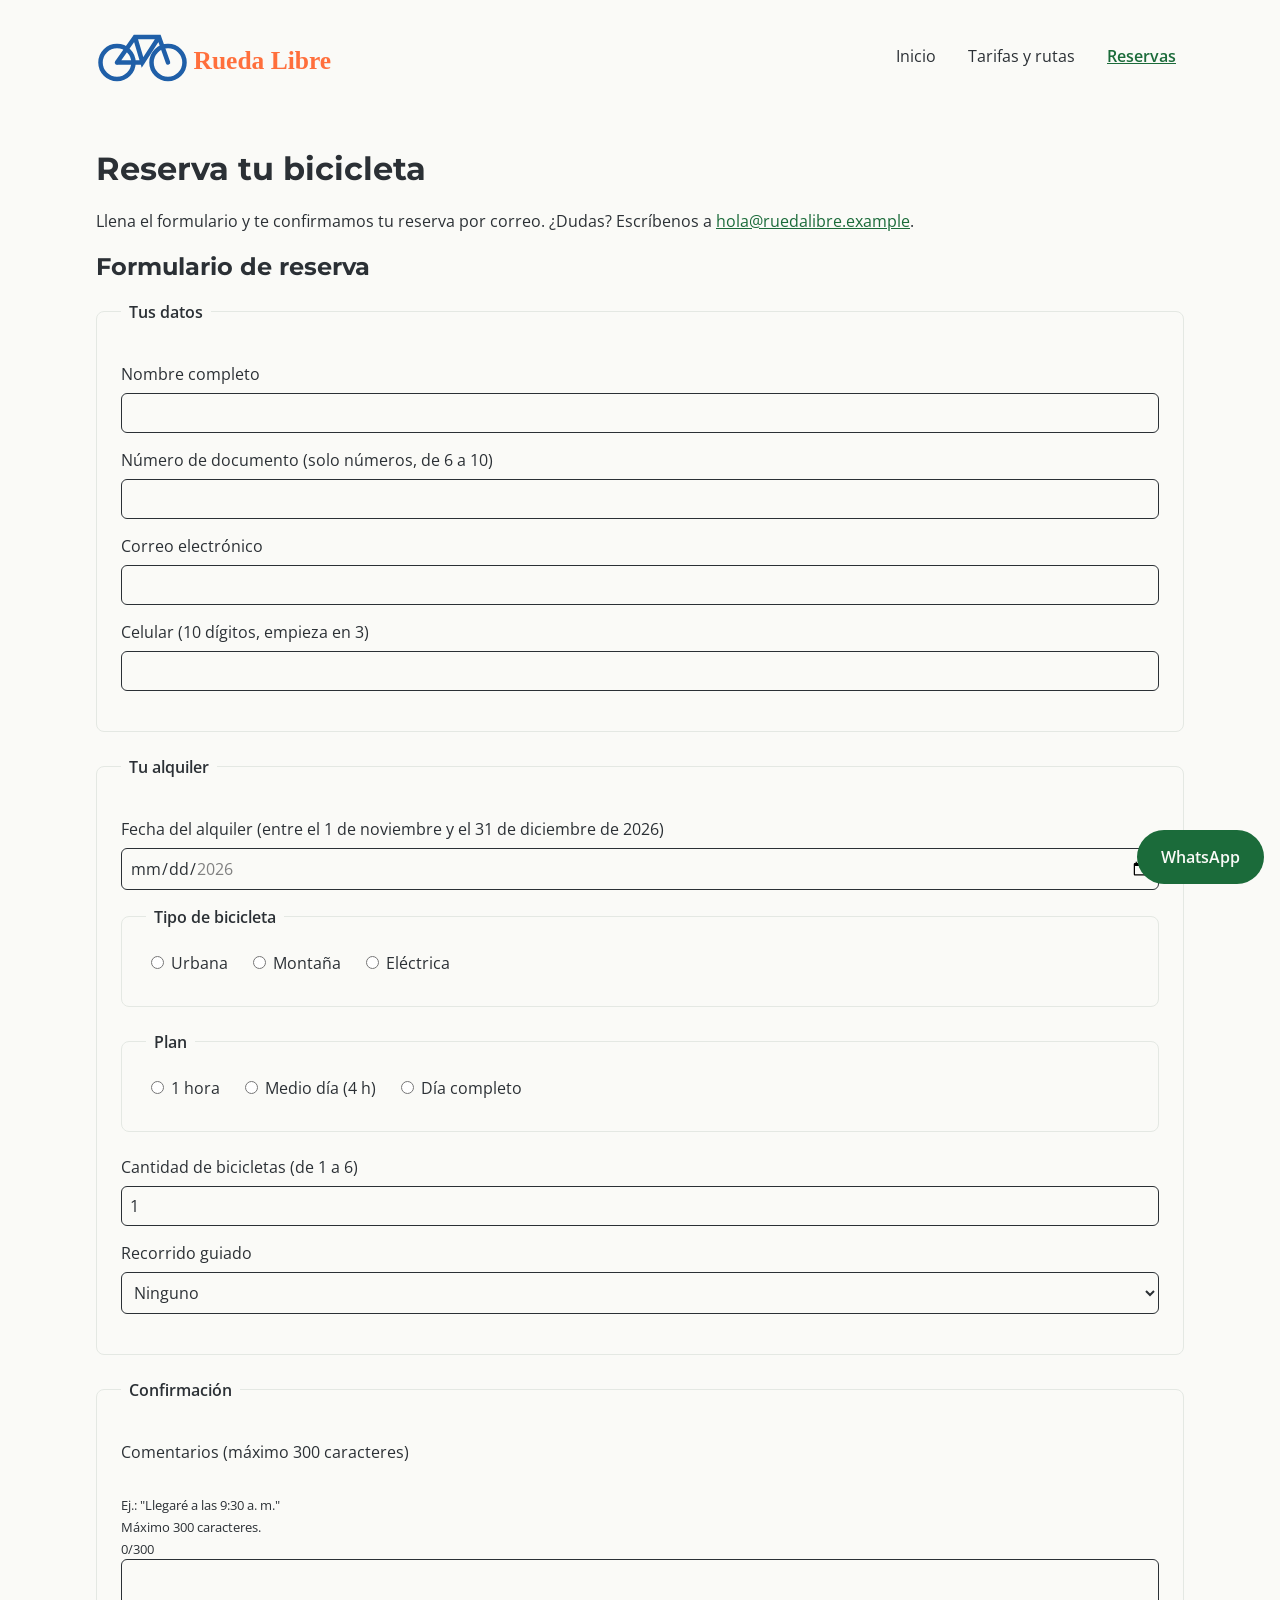
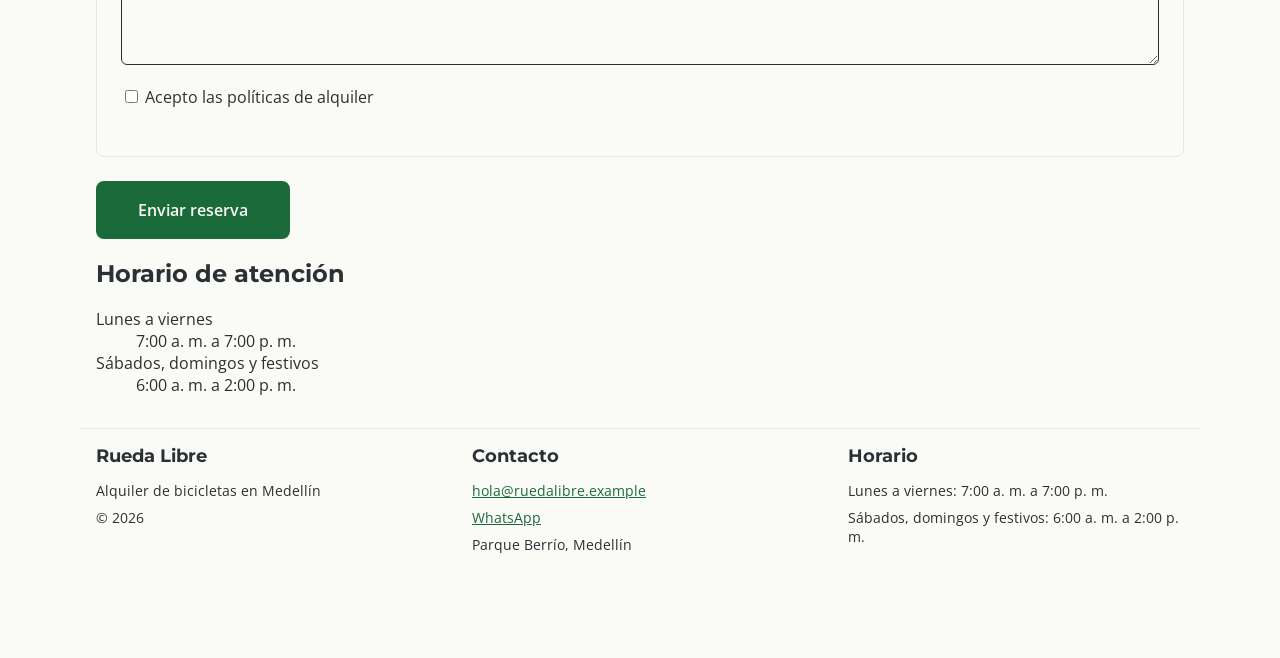
<file: dia-1/reto-1-flexbox/paginas/reservas.html>
<!DOCTYPE html>
<html lang="es">
<head>
    <meta charset="UTF-8">
    <meta name="viewport" content="width=device-width, initial-scale=1.0">
    <meta name="description" content="Reserva tu bicicleta en Rueda Libre, Medellín: formulario de reserva y horario de atención.">
    <title>Reservas | Rueda Libre</title>
    <link rel="preconnect" href="https://fonts.googleapis.com">
    <link rel="preconnect" href="https://fonts.gstatic.com" crossorigin>
    <link rel="stylesheet" href="https://fonts.googleapis.com/css2?family=Montserrat:wght@700&family=Open+Sans:wght@400;600&display=swap">
    <link rel="stylesheet" href="../css/styles.css">
</head>
<body>
    <header>
        <a href="../index.html"><img src="../img/logo.svg" alt="Rueda Libre, volver al inicio" width="240"></a>
        <nav>
            <ul id="menu">
                <li><a href="../index.html">Inicio</a></li>
                <li><a href="tarifas.html">Tarifas y rutas</a></li>
                <li><a href="reservas.html" class="activo" aria-current="page">Reservas</a></li>
            </ul>
        </nav>
    </header>

    <main>
        <h1>Reserva tu bicicleta</h1>
        <p>Llena el formulario y te confirmamos tu reserva por correo. ¿Dudas? Escríbenos a <a href="mailto:hola@ruedalibre.example">hola@ruedalibre.example</a>.</p>

        <section>
            <h2>Formulario de reserva</h2>
            <form action="#" method="post">
                <fieldset>
                    <legend>Tus datos</legend>

                    <p>
                        <label for="nombre">Nombre completo</label>
                        <input type="text" id="nombre" name="nombre" autocomplete="name" required minlength="3" maxlength="80">
                    </p>
                    <p>
                        <label for="documento">Número de documento (solo números, de 6 a 10)</label>
                        <input type="text" id="documento" name="documento" inputmode="numeric" required pattern="[0-9]{6,10}" title="Escribe solo números, de 6 a 10 dígitos.">
                    </p>
                    <p>
                        <label for="correo">Correo electrónico</label>
                        <input type="email" id="correo" name="correo" autocomplete="email" required>
                    </p>
                    <p>
                        <label for="celular">Celular (10 dígitos, empieza en 3)</label>
                        <input type="tel" id="celular" name="celular" autocomplete="tel" required pattern="3[0-9]{9}" title="Debe empezar en 3 y tener 10 dígitos, sin espacios. Ej.: 3001234567.">
                    </p>
                </fieldset>

                <fieldset>
                    <legend>Tu alquiler</legend>

                    <p>
                        <label for="fecha">Fecha del alquiler (entre el 1 de noviembre y el 31 de diciembre de 2026)</label>
                        <input type="date" id="fecha" name="fecha" required min="2026-11-01" max="2026-12-31">
                    </p>

                    <fieldset>
                        <legend>Tipo de bicicleta</legend>
                        <input type="radio" id="bici-urbana" name="bicicleta" value="urbana" required>
                        <label for="bici-urbana">Urbana</label>
                        <input type="radio" id="bici-montana" name="bicicleta" value="montana">
                        <label for="bici-montana">Montaña</label>
                        <input type="radio" id="bici-electrica" name="bicicleta" value="electrica">
                        <label for="bici-electrica">Eléctrica</label>
                    </fieldset>

                    <fieldset>
                        <legend>Plan</legend>
                        <input type="radio" id="plan-hora" name="plan" value="hora" required>
                        <label for="plan-hora">1 hora</label>
                        <input type="radio" id="plan-medio" name="plan" value="medio-dia">
                        <label for="plan-medio">Medio día (4 h)</label>
                        <input type="radio" id="plan-dia" name="plan" value="dia-completo">
                        <label for="plan-dia">Día completo</label>
                    </fieldset>

                    <p>
                        <label for="cantidad">Cantidad de bicicletas (de 1 a 6)</label>
                        <input type="number" id="cantidad" name="cantidad" value="1" required min="1" max="6">
                    </p>
                    <p>
                        <label for="recorrido">Recorrido guiado</label>
                        <select id="recorrido" name="recorrido">
                            <option value="ninguno">Ninguno</option>
                            <option value="rio-parques">Río y Parques</option>
                            <option value="sabores-barrio">Sabores de Barrio</option>
                            <option value="reto-palmas">Reto Las Palmas</option>
                        </select>
                    </p>
                </fieldset>

                <fieldset>
                    <legend>Confirmación</legend>

                    <p>
                        <label for="comentarios">Comentarios (máximo 300 caracteres)</label>
                        <br>
                        <small>Ej.: "Llegaré a las 9:30 a. m."</small>
                        <br>
                        <small>Máximo 300 caracteres.</small>
                        <br>
                        <small id="contador">0/300</small>
                        <br>
                        <textarea id="comentarios" name="comentarios" rows="4" cols="40" maxlength="300"></textarea>
                    </p>
                    <p>
                        <input type="checkbox" id="politicas" name="politicas" value="acepto" required>
                        <label for="politicas">Acepto las políticas de alquiler</label>
                    </p>
                </fieldset>

                <button type="submit">Enviar reserva</button>
            </form>
        </section>

        <aside>
            <h2>Horario de atención</h2>
            <dl>
                <dt>Lunes a viernes</dt>
                <dd>7:00 a. m. a 7:00 p. m.</dd>
                <dt>Sábados, domingos y festivos</dt>
                <dd>6:00 a. m. a 2:00 p. m.</dd>
            </dl>
        </aside>
    </main>

    <footer>
        <div class="pie-bloque">
            <h2>Rueda Libre</h2>
            <p>Alquiler de bicicletas en Medellín</p>
            <p>© 2026</p>
        </div>
        <div class="pie-bloque">
            <h2>Contacto</h2>
            <p><a href="mailto:hola@ruedalibre.example">hola@ruedalibre.example</a></p>
            <p><a href="https://wa.me/573000000000" target="_blank" rel="noopener noreferrer">WhatsApp<span class="visualmente-oculto"> (se abre en otra pestaña)</span></a></p>
            <p>Parque Berrío, Medellín</p>
        </div>
        <div class="pie-bloque">
            <h2>Horario</h2>
            <p>Lunes a viernes: 7:00 a. m. a 7:00 p. m.</p>
            <p>Sábados, domingos y festivos: 6:00 a. m. a 2:00 p. m.</p>
        </div>
    </footer>
    <a class="whatsapp" href="https://wa.me/573000000000" target="_blank" rel="noopener noreferrer">WhatsApp<span class="visualmente-oculto"> (se abre en otra pestaña)</span></a>
</body>
</html>
</file>
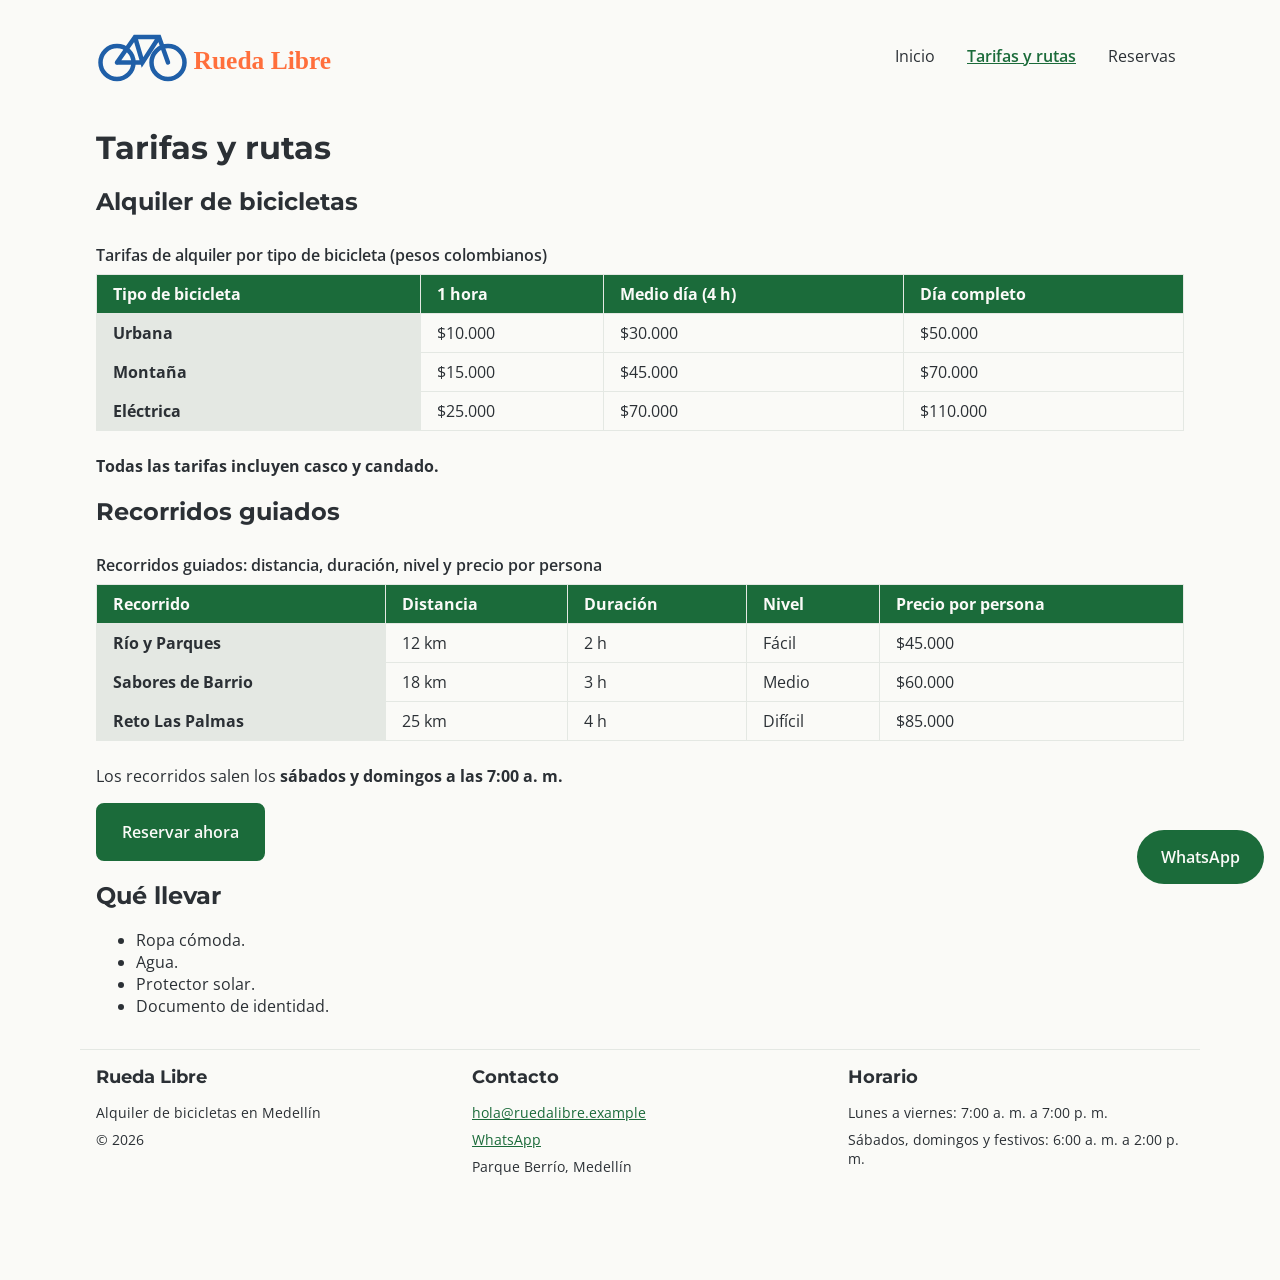
<file: dia-1/reto-1-flexbox/paginas/tarifas.html>
<!DOCTYPE html>
<html lang="es">
<head>
    <meta charset="UTF-8">
    <meta name="viewport" content="width=device-width, initial-scale=1.0">
    <meta name="description" content="Tarifas de alquiler de bicicletas urbanas, de montaña y eléctricas, y precios de los recorridos guiados de Rueda Libre en Medellín.">
    <title>Tarifas y rutas | Rueda Libre</title>
    <link rel="preconnect" href="https://fonts.googleapis.com">
    <link rel="preconnect" href="https://fonts.gstatic.com" crossorigin>
    <link rel="stylesheet" href="https://fonts.googleapis.com/css2?family=Montserrat:wght@700&family=Open+Sans:wght@400;600&display=swap">
    <link rel="stylesheet" href="../css/styles.css">
</head>
<body>
    <header>
        <a href="../index.html"><img src="../img/logo.svg" alt="Rueda Libre, volver al inicio" width="240"></a>
        <nav>
            <ul id="menu">
                <li><a href="../index.html">Inicio</a></li>
                <li><a href="tarifas.html" class="activo" aria-current="page">Tarifas y rutas</a></li>
                <li><a href="reservas.html">Reservas</a></li>
            </ul>
        </nav>
    </header>

    <main class="pagina-tarifas">
        <h1>Tarifas y rutas</h1>
        <section>
            <h2>Alquiler de bicicletas</h2>
            <table>
                <caption>Tarifas de alquiler por tipo de bicicleta (pesos colombianos)</caption>
                <thead>
                    <tr>
                        <th scope="col">Tipo de bicicleta</th>
                        <th scope="col">1 hora</th>
                        <th scope="col">Medio día (4 h)</th>
                        <th scope="col">Día completo</th>
                    </tr>
                </thead>
                <tbody>
                    <tr>
                        <th scope="row">Urbana</th>
                        <td>$10.000</td>
                        <td>$30.000</td>
                        <td>$50.000</td>
                    </tr>
                    <tr>
                        <th scope="row">Montaña</th>
                        <td>$15.000</td>
                        <td>$45.000</td>
                        <td>$70.000</td>
                    </tr>
                    <tr>
                        <th scope="row">Eléctrica</th>
                        <td>$25.000</td>
                        <td>$70.000</td>
                        <td>$110.000</td>
                    </tr>
                </tbody>
            </table>
            <p><strong>Todas las tarifas incluyen casco y candado.</strong></p>
        </section>

        <section id="recorridos">
            <h2>Recorridos guiados</h2>
            <table>
                <caption>Recorridos guiados: distancia, duración, nivel y precio por persona</caption>
                <thead>
                    <tr>
                        <th scope="col">Recorrido</th>
                        <th scope="col">Distancia</th>
                        <th scope="col">Duración</th>
                        <th scope="col">Nivel</th>
                        <th scope="col">Precio por persona</th>
                    </tr>
                </thead>
                <tbody>
                    <tr>
                        <th scope="row">Río y Parques</th>
                        <td>12 km</td>
                        <td>2 h</td>
                        <td>Fácil</td>
                        <td>$45.000</td>
                    </tr>
                    <tr>
                        <th scope="row">Sabores de Barrio</th>
                        <td>18 km</td>
                        <td>3 h</td>
                        <td>Medio</td>
                        <td>$60.000</td>
                    </tr>
                    <tr>
                        <th scope="row">Reto Las Palmas</th>
                        <td>25 km</td>
                        <td>4 h</td>
                        <td>Difícil</td>
                        <td>$85.000</td>
                    </tr>
                </tbody>
            </table>
            <p>Los recorridos salen los <strong>sábados y domingos a las 7:00 a. m.</strong></p>
            <p><a href="reservas.html" class="btn">Reservar ahora</a></p>
        </section>

        <aside>
            <h2>Qué llevar</h2>
            <ul>
                <li>Ropa cómoda.</li>
                <li>Agua.</li>
                <li>Protector solar.</li>
                <li>Documento de identidad.</li>
            </ul>
        </aside>
    </main>

    <footer>
        <div class="pie-bloque">
            <h2>Rueda Libre</h2>
            <p>Alquiler de bicicletas en Medellín</p>
            <p>© 2026</p>
        </div>
        <div class="pie-bloque">
            <h2>Contacto</h2>
            <p><a href="mailto:hola@ruedalibre.example">hola@ruedalibre.example</a></p>
            <p><a href="https://wa.me/573000000000" target="_blank" rel="noopener noreferrer">WhatsApp<span class="visualmente-oculto"> (se abre en otra pestaña)</span></a></p>
            <p>Parque Berrío, Medellín</p>
        </div>
        <div class="pie-bloque">
            <h2>Horario</h2>
            <p>Lunes a viernes: 7:00 a. m. a 7:00 p. m.</p>
            <p>Sábados, domingos y festivos: 6:00 a. m. a 2:00 p. m.</p>
        </div>
    </footer>
    <a class="whatsapp" href="https://wa.me/573000000000" target="_blank" rel="noopener noreferrer">WhatsApp<span class="visualmente-oculto"> (se abre en otra pestaña)</span></a>
</body>
</html>
</file>
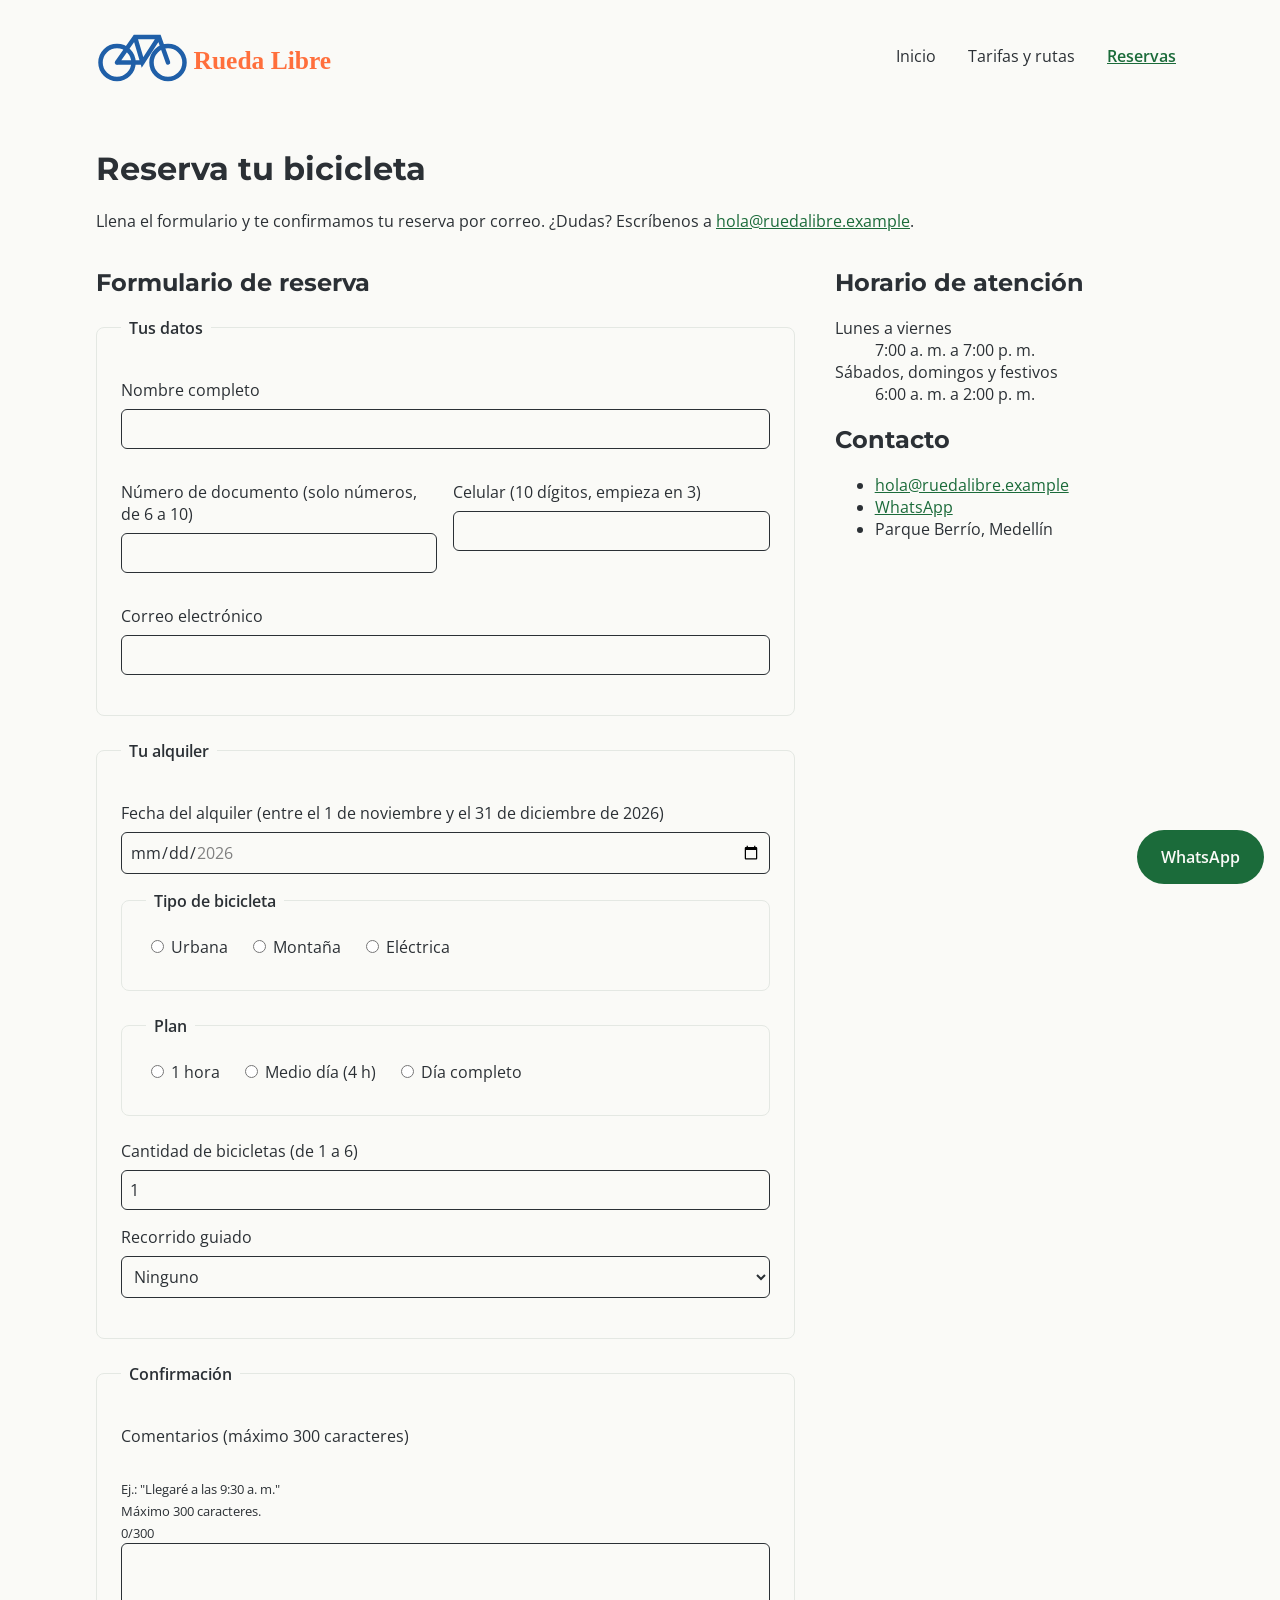
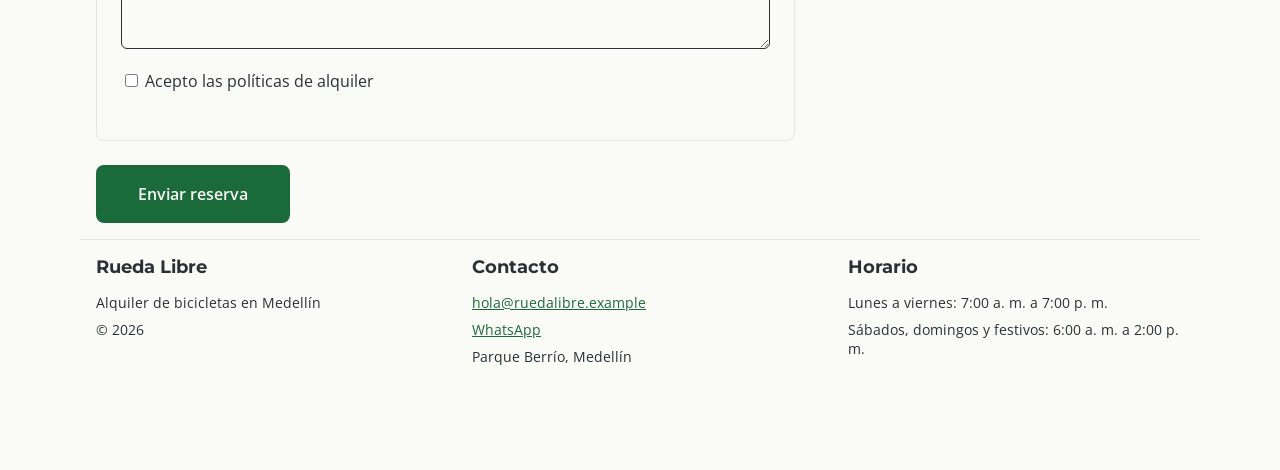
<file: dia-1/reto-3-layout/paginas/reservas.html>
<!DOCTYPE html>
<html lang="es">
<head>
    <meta charset="UTF-8">
    <meta name="viewport" content="width=device-width, initial-scale=1.0">
    <meta name="description" content="Reserva tu bicicleta en Rueda Libre, Medellín: formulario de reserva y horario de atención.">
    <title>Reservas | Rueda Libre</title>
    <link rel="preconnect" href="https://fonts.googleapis.com">
    <link rel="preconnect" href="https://fonts.gstatic.com" crossorigin>
    <link rel="stylesheet" href="https://fonts.googleapis.com/css2?family=Montserrat:wght@700&family=Open+Sans:wght@400;600&display=swap">
    <link rel="stylesheet" href="../css/styles.css">
</head>
<body>
    <header>
        <a href="../index.html"><img src="../img/logo.svg" alt="Rueda Libre, volver al inicio" width="240"></a>
        <nav>
            <ul id="menu">
                <li><a href="../index.html">Inicio</a></li>
                <li><a href="tarifas.html">Tarifas y rutas</a></li>
                <li><a href="reservas.html" class="activo" aria-current="page">Reservas</a></li>
            </ul>
        </nav>
    </header>

    <main>
        <h1>Reserva tu bicicleta</h1>
        <p>Llena el formulario y te confirmamos tu reserva por correo. ¿Dudas? Escríbenos a <a href="mailto:hola@ruedalibre.example">hola@ruedalibre.example</a>.</p>

        <div class="reservas-layout">
            <section>
                <h2>Formulario de reserva</h2>
                <form action="#" method="post">
                    <fieldset>
                        <legend>Tus datos</legend>

                        <p>
                            <label for="nombre">Nombre completo</label>
                            <input type="text" id="nombre" name="nombre" autocomplete="name" required minlength="3" maxlength="80">
                        </p>
                        <div class="fila-campos">
                            <p>
                                <label for="documento">Número de documento (solo números, de 6 a 10)</label>
                                <input type="text" id="documento" name="documento" inputmode="numeric" required pattern="[0-9]{6,10}" title="Escribe solo números, de 6 a 10 dígitos.">
                            </p>
                            <p>
                                <label for="celular">Celular (10 dígitos, empieza en 3)</label>
                                <input type="tel" id="celular" name="celular" autocomplete="tel" required pattern="3[0-9]{9}" title="Debe empezar en 3 y tener 10 dígitos, sin espacios. Ej.: 3001234567.">
                            </p>
                        </div>
                        <p>
                            <label for="correo">Correo electrónico</label>
                            <input type="email" id="correo" name="correo" autocomplete="email" required>
                        </p>
                    </fieldset>

                    <fieldset>
                        <legend>Tu alquiler</legend>

                        <p>
                            <label for="fecha">Fecha del alquiler (entre el 1 de noviembre y el 31 de diciembre de 2026)</label>
                            <input type="date" id="fecha" name="fecha" required min="2026-11-01" max="2026-12-31">
                        </p>

                        <fieldset>
                            <legend>Tipo de bicicleta</legend>
                            <input type="radio" id="bici-urbana" name="bicicleta" value="urbana" required>
                            <label for="bici-urbana">Urbana</label>
                            <input type="radio" id="bici-montana" name="bicicleta" value="montana">
                            <label for="bici-montana">Montaña</label>
                            <input type="radio" id="bici-electrica" name="bicicleta" value="electrica">
                            <label for="bici-electrica">Eléctrica</label>
                        </fieldset>

                        <fieldset>
                            <legend>Plan</legend>
                            <input type="radio" id="plan-hora" name="plan" value="hora" required>
                            <label for="plan-hora">1 hora</label>
                            <input type="radio" id="plan-medio" name="plan" value="medio-dia">
                            <label for="plan-medio">Medio día (4 h)</label>
                            <input type="radio" id="plan-dia" name="plan" value="dia-completo">
                            <label for="plan-dia">Día completo</label>
                        </fieldset>

                        <p>
                            <label for="cantidad">Cantidad de bicicletas (de 1 a 6)</label>
                            <input type="number" id="cantidad" name="cantidad" value="1" required min="1" max="6">
                        </p>
                        <p>
                            <label for="recorrido">Recorrido guiado</label>
                            <select id="recorrido" name="recorrido">
                                <option value="ninguno">Ninguno</option>
                                <option value="rio-parques">Río y Parques</option>
                                <option value="sabores-barrio">Sabores de Barrio</option>
                                <option value="reto-palmas">Reto Las Palmas</option>
                            </select>
                        </p>
                    </fieldset>

                    <fieldset>
                        <legend>Confirmación</legend>

                        <p>
                            <label for="comentarios">Comentarios (máximo 300 caracteres)</label>
                            <br>
                            <small>Ej.: "Llegaré a las 9:30 a. m."</small>
                            <br>
                            <small>Máximo 300 caracteres.</small>
                            <br>
                            <small id="contador">0/300</small>
                            <br>
                            <textarea id="comentarios" name="comentarios" rows="4" cols="40" maxlength="300"></textarea>
                        </p>
                        <p>
                            <input type="checkbox" id="politicas" name="politicas" value="acepto" required>
                            <label for="politicas">Acepto las políticas de alquiler</label>
                        </p>
                    </fieldset>

                    <button type="submit">Enviar reserva</button>
                </form>
            </section>

            <aside>
                <h2>Horario de atención</h2>
                <dl>
                    <dt>Lunes a viernes</dt>
                    <dd>7:00 a. m. a 7:00 p. m.</dd>
                    <dt>Sábados, domingos y festivos</dt>
                    <dd>6:00 a. m. a 2:00 p. m.</dd>
                </dl>
                <h2>Contacto</h2>
                <ul>
                    <li><a href="mailto:hola@ruedalibre.example">hola@ruedalibre.example</a></li>
                    <li><a href="https://wa.me/573000000000" target="_blank" rel="noopener noreferrer">WhatsApp<span class="visualmente-oculto"> (se abre en otra pestaña)</span></a></li>
                    <li>Parque Berrío, Medellín</li>
                </ul>
                    </aside>
        </div>
    </main>

    <footer>
        <div class="pie-bloque">
            <h2>Rueda Libre</h2>
            <p>Alquiler de bicicletas en Medellín</p>
            <p>© 2026</p>
        </div>
        <div class="pie-bloque">
            <h2>Contacto</h2>
            <p><a href="mailto:hola@ruedalibre.example">hola@ruedalibre.example</a></p>
            <p><a href="https://wa.me/573000000000" target="_blank" rel="noopener noreferrer">WhatsApp<span class="visualmente-oculto"> (se abre en otra pestaña)</span></a></p>
            <p>Parque Berrío, Medellín</p>
        </div>
        <div class="pie-bloque">
            <h2>Horario</h2>
            <p>Lunes a viernes: 7:00 a. m. a 7:00 p. m.</p>
            <p>Sábados, domingos y festivos: 6:00 a. m. a 2:00 p. m.</p>
        </div>
    </footer>
    <a class="whatsapp" href="https://wa.me/573000000000" target="_blank" rel="noopener noreferrer">WhatsApp<span class="visualmente-oculto"> (se abre en otra pestaña)</span></a>
</body>
</html>
</file>
<file: dia-1/reto-1-flexbox/css/styles.css>
:root {

  --verde-ruta: #1B6B3A;
  --gris-asfalto: #2B3035;
  --amarillo-senal: #F2B705;
  --gris-niebla: #E4E8E3;
  --color-fondo: #FAFAF7;

  --fuente-titulos: "Montserrat", Arial, sans-serif;
  --fuente-texto: "Open Sans", Helvetica, sans-serif;

  --esp-xs: 0.5rem;
  --esp-s: 1rem;
  --esp-m: 1.5rem;
  --esp-l: 2.5rem;
  --esp-xl: 5rem;
}

*,
*::before,
*::after {
  box-sizing: border-box;
}

body {
  margin: 0;
  padding-bottom: var(--esp-xl);
  font-family: var(--fuente-texto);
  color: var(--gris-asfalto);
  background-color: var(--color-fondo);
}

h1, h2, h3, h4, h5, h6 {
  font-family: var(--fuente-titulos);
  font-weight: 700;
}

img {
  max-width: 100%;
  height: auto;
}

a {
  color: var(--verde-ruta);
}

a:hover {   
  color: var(--gris-asfalto);
}

a:focus {
  outline: 3px solid var(--gris-asfalto);
  outline-offset: 2px;
}

.visualmente-oculto {
  position: absolute;
  width: 1px;
  height: 1px;
  overflow: hidden;
  clip: rect(0 0 0 0);
  white-space: nowrap;
}

header,
main,
footer {
  max-width: 70rem;
  margin: 0 auto;
  padding: var(--esp-s);
}

header {
  display: flex;
  justify-content: space-between;
  align-items: center;
  gap: var(--esp-s);
  flex-wrap: wrap;
}

footer {
  display: flex;
  justify-content: space-between;
  align-items: flex-start;
  gap: var(--esp-l);
  flex-wrap: wrap;
  border-top: 1px solid var(--gris-niebla);
}

.pie-bloque {
  flex: 1 1 12rem;
}

.pie-bloque h2 {
  margin-top: 0;
  font-size: 1.125rem;
}

.pie-bloque p {
  margin: 0 0 var(--esp-xs);
  font-size: 0.875rem;
}
.pagina-tarifas > h1,
.pagina-tarifas > section,
.pagina-tarifas > aside {
  flex: 1 1 100%;
  margin: 0;
}

.pagina-tarifas > h1 {
  margin-bottom: var(--esp-xs);
}

.portada {
  min-height: 60vh;
  padding: var(--esp-m) 0;
}

.portada img {
  display: block;
  margin: 0 auto;
}

#menu {
  display: flex;
  justify-content: center;
  gap: var(--esp-s);
  margin: 0;
  padding: 0;
  list-style: none;
  flex-wrap: wrap;
}

#menu a {
  display: inline-block;
  padding: var(--esp-xs);
  color: var(--gris-asfalto);
  text-decoration: none;
}

#menu a.activo {
  color: var(--verde-ruta);
  font-weight: 600;
  text-decoration: underline;
}

#menu a:hover,
#menu a:focus {
  color: var(--verde-ruta);
  background-color: var(--gris-niebla);
  text-decoration: underline;
}

#menu a:focus {
  outline: 3px solid var(--verde-ruta);
  outline-offset: 2px;
}

.btn,
button {
  display: inline-block;
  font-family: var(--fuente-texto);
  font-size: 1rem;
  font-weight: 600;
  background-color: var(--verde-ruta);
  color: var(--color-fondo);
  border: 2px solid var(--verde-ruta);
  border-radius: 8px;
  text-decoration: none;
  cursor: pointer;
}

.btn {
  padding: var(--esp-s) var(--esp-m);
}

.btn:hover,
button:hover {
  background-color: var(--gris-asfalto);
  border-color: var(--gris-asfalto);
  color: var(--color-fondo);
}

.btn:focus,
button:focus {
  outline: 3px solid var(--gris-asfalto);
  outline-offset: 3px;
}

.tarjeta {
  position: relative;
  padding: var(--esp-m);
  margin-bottom: var(--esp-m);
  border: 1px solid var(--gris-niebla);
  border-radius: 12px;
}

.tarjeta img {
  width: 100%;
}

.badge-nuevo {
  position: absolute;
  top: calc(-1 * var(--esp-s));
  right: var(--esp-m);
  padding: 0.25rem var(--esp-s);
  background-color: var(--amarillo-senal);
  color: var(--gris-asfalto);
  border-radius: 999px;
  font-size: 0.875rem;
  font-weight: 600;
}

.whatsapp {
  position: fixed;
  right: var(--esp-s);
  bottom: var(--esp-s);
  padding: var(--esp-s) var(--esp-m);
  background-color: var(--verde-ruta);
  color: var(--color-fondo);
  border-radius: 999px;
  font-weight: 600;
  text-decoration: none;
}

.whatsapp:hover {
  background-color: var(--gris-asfalto);
  color: var(--color-fondo);
}

.whatsapp:focus {
  outline: 3px solid var(--gris-asfalto);
  outline-offset: 3px;
}

table {
  width: 100%;
  margin-bottom: var(--esp-m);
  border-collapse: collapse;
}

caption {
  padding: var(--esp-xs) 0;
  font-weight: 600;
  text-align: left;
}

th,
td {
  padding: var(--esp-xs) var(--esp-s);
  border: 1px solid var(--gris-niebla);
  text-align: left;
}

thead th {
  background-color: var(--verde-ruta);
  color: var(--color-fondo);
}

tbody th {
  background-color: var(--gris-niebla);
}

fieldset {
  margin: 0 0 var(--esp-m);
  padding: var(--esp-m);
  border: 1px solid var(--gris-niebla);
  border-radius: 8px;
}

legend {
  padding: 0 var(--esp-xs);
  font-weight: 600;
}

label {
  display: block;
  margin-bottom: var(--esp-xs);
}

input[type="radio"] + label,
input[type="checkbox"] + label {
  display: inline-block;
  margin: 0 var(--esp-s) var(--esp-xs) 0;
}

input[type="text"],
input[type="email"],
input[type="tel"],
input[type="date"],
input[type="number"],
select,
textarea {
  width: 100%;
  padding: var(--esp-xs);
  font-family: var(--fuente-texto);
  font-size: 1rem;
  color: var(--gris-asfalto);
  background-color: var(--color-fondo);
  border: 1px solid var(--gris-asfalto);
  border-radius: 6px;
}

input:focus,
select:focus,
textarea:focus {
  outline: 3px solid var(--verde-ruta);
  outline-offset: 2px;
}

button {
  padding: var(--esp-s) var(--esp-l);
}
</file>
<file: dia-1/reto-2-grid/css/styles.css>
:root {

  --verde-ruta: #1B6B3A;
  --gris-asfalto: #2B3035;
  --amarillo-senal: #F2B705;
  --gris-niebla: #E4E8E3;
  --color-fondo: #FAFAF7;

  --fuente-titulos: "Montserrat", Arial, sans-serif;
  --fuente-texto: "Open Sans", Helvetica, sans-serif;

  --esp-xs: 0.5rem;
  --esp-s: 1rem;
  --esp-m: 1.5rem;
  --esp-l: 2.5rem;
  --esp-xl: 5rem;
}

*,
*::before,
*::after {
  box-sizing: border-box;
}

body {
  margin: 0;
  padding-bottom: var(--esp-xl);
  font-family: var(--fuente-texto);
  color: var(--gris-asfalto);
  background-color: var(--color-fondo);
}

h1, h2, h3, h4, h5, h6 {
  font-family: var(--fuente-titulos);
  font-weight: 700;
}

img {
  max-width: 100%;
  height: auto;
}

a {
  color: var(--verde-ruta);
}

a:hover {   
  color: var(--gris-asfalto);
}

a:focus {
  outline: 3px solid var(--gris-asfalto);
  outline-offset: 2px;
}

.visualmente-oculto {
  position: absolute;
  width: 1px;
  height: 1px;
  overflow: hidden;
  clip: rect(0 0 0 0);
  white-space: nowrap;
}

header,
main,
footer {
  max-width: 70rem;
  margin: 0 auto;
  padding: var(--esp-s);
}

header {
  display: flex;
  justify-content: space-between;
  align-items: center;
  gap: var(--esp-s);
  flex-wrap: wrap;
}

footer {
  display: flex;
  justify-content: space-between;
  align-items: flex-start;
  gap: var(--esp-l);
  flex-wrap: wrap;
  border-top: 1px solid var(--gris-niebla);
}

.pie-bloque {
  flex: 1 1 12rem;
}

.pie-bloque h2 {
  margin-top: 0;
  font-size: 1.125rem;
}

.pie-bloque p {
  margin: 0 0 var(--esp-xs);
  font-size: 0.875rem;
}
.pagina-tarifas > h1,
.pagina-tarifas > section,
.pagina-tarifas > aside {
  flex: 1 1 100%;
  margin: 0;
}

.pagina-tarifas > h1 {
  margin-bottom: var(--esp-xs);
}

.portada {
  min-height: 60vh;
  padding: var(--esp-m) 0;
}

.portada img {
  display: block;
  margin: 0 auto;
}

#menu {
  display: flex;
  justify-content: center;
  gap: var(--esp-s);
  margin: 0;
  padding: 0;
  list-style: none;
  flex-wrap: wrap;
}

#menu a {
  display: inline-block;
  padding: var(--esp-xs);
  color: var(--gris-asfalto);
  text-decoration: none;
}

#menu a.activo {
  color: var(--verde-ruta);
  font-weight: 600;
  text-decoration: underline;
}

#menu a:hover,
#menu a:focus {
  color: var(--verde-ruta);
  background-color: var(--gris-niebla);
  text-decoration: underline;
}

#menu a:focus {
  outline: 3px solid var(--verde-ruta);
  outline-offset: 2px;
}

.btn,
button {
  display: inline-block;
  font-family: var(--fuente-texto);
  font-size: 1rem;
  font-weight: 600;
  background-color: var(--verde-ruta);
  color: var(--color-fondo);
  border: 2px solid var(--verde-ruta);
  border-radius: 8px;
  text-decoration: none;
  cursor: pointer;
}

.btn {
  padding: var(--esp-s) var(--esp-m);
}

.btn:hover,
button:hover {
  background-color: var(--gris-asfalto);
  border-color: var(--gris-asfalto);
  color: var(--color-fondo);
}

.btn:focus,
button:focus {
  outline: 3px solid var(--gris-asfalto);
  outline-offset: 3px;
}

.tarjeta {
  position: relative;
  padding: var(--esp-m);
  margin-bottom: var(--esp-m);
  border: 1px solid var(--gris-niebla);
  border-radius: 12px;
}

.tarjeta img {
  width: 100%;
}

.flota-grid {
  display: grid;
  grid-template-columns: repeat(auto-fit, minmax(16rem, 1fr));
  gap: var(--esp-m);
}

.flota-grid .tarjeta {
  display: flex;
  flex-direction: column;
  margin-bottom: 0;
}

.flota-grid .tarjeta .btn {
  align-self: flex-start;
  margin-top: auto;
}

.badge-nuevo {
  position: absolute;
  top: calc(-1 * var(--esp-s));
  right: var(--esp-m);
  padding: 0.25rem var(--esp-s);
  background-color: var(--amarillo-senal);
  color: var(--gris-asfalto);
  border-radius: 999px;
  font-size: 0.875rem;
  font-weight: 600;
}

.whatsapp {
  position: fixed;
  right: var(--esp-s);
  bottom: var(--esp-s);
  padding: var(--esp-s) var(--esp-m);
  background-color: var(--verde-ruta);
  color: var(--color-fondo);
  border-radius: 999px;
  font-weight: 600;
  text-decoration: none;
}

.whatsapp:hover {
  background-color: var(--gris-asfalto);
  color: var(--color-fondo);
}

.whatsapp:focus {
  outline: 3px solid var(--gris-asfalto);
  outline-offset: 3px;
}

table {
  width: 100%;
  margin-bottom: var(--esp-m);
  border-collapse: collapse;
}

caption {
  padding: var(--esp-xs) 0;
  font-weight: 600;
  text-align: left;
}

th,
td {
  padding: var(--esp-xs) var(--esp-s);
  border: 1px solid var(--gris-niebla);
  text-align: left;
}

thead th {
  background-color: var(--verde-ruta);
  color: var(--color-fondo);
}

tbody th {
  background-color: var(--gris-niebla);
}

fieldset {
  margin: 0 0 var(--esp-m);
  padding: var(--esp-m);
  border: 1px solid var(--gris-niebla);
  border-radius: 8px;
}

legend {
  padding: 0 var(--esp-xs);
  font-weight: 600;
}

label {
  display: block;
  margin-bottom: var(--esp-xs);
}

input[type="radio"] + label,
input[type="checkbox"] + label {
  display: inline-block;
  margin: 0 var(--esp-s) var(--esp-xs) 0;
}

input[type="text"],
input[type="email"],
input[type="tel"],
input[type="date"],
input[type="number"],
select,
textarea {
  width: 100%;
  padding: var(--esp-xs);
  font-family: var(--fuente-texto);
  font-size: 1rem;
  color: var(--gris-asfalto);
  background-color: var(--color-fondo);
  border: 1px solid var(--gris-asfalto);
  border-radius: 6px;
}

input:focus,
select:focus,
textarea:focus {
  outline: 3px solid var(--verde-ruta);
  outline-offset: 2px;
}

button {
  padding: var(--esp-s) var(--esp-l);
}
</file>
<file: dia-1/reto-3-layout/css/styles.css>
:root {

  --verde-ruta: #1B6B3A;
  --gris-asfalto: #2B3035;
  --amarillo-senal: #F2B705;
  --gris-niebla: #E4E8E3;
  --color-fondo: #FAFAF7;

  --fuente-titulos: "Montserrat", Arial, sans-serif;
  --fuente-texto: "Open Sans", Helvetica, sans-serif;

  --esp-xs: 0.5rem;
  --esp-s: 1rem;
  --esp-m: 1.5rem;
  --esp-l: 2.5rem;
  --esp-xl: 5rem;
}

*,
*::before,
*::after {
  box-sizing: border-box;
}

body {
  margin: 0;
  padding-bottom: var(--esp-xl);
  font-family: var(--fuente-texto);
  color: var(--gris-asfalto);
  background-color: var(--color-fondo);
}

h1, h2, h3, h4, h5, h6 {
  font-family: var(--fuente-titulos);
  font-weight: 700;
}

img {
  max-width: 100%;
  height: auto;
}

a {
  color: var(--verde-ruta);
}

a:hover {   
  color: var(--gris-asfalto);
}

a:focus {
  outline: 3px solid var(--gris-asfalto);
  outline-offset: 2px;
}

.visualmente-oculto {
  position: absolute;
  width: 1px;
  height: 1px;
  overflow: hidden;
  clip: rect(0 0 0 0);
  white-space: nowrap;
}

header,
main,
footer {
  max-width: 70rem;
  margin: 0 auto;
  padding: var(--esp-s);
}

header {
  display: flex;
  justify-content: space-between;
  align-items: center;
  gap: var(--esp-s);
  flex-wrap: wrap;
}

footer {
  display: flex;
  justify-content: space-between;
  align-items: flex-start;
  gap: var(--esp-l);
  flex-wrap: wrap;
  border-top: 1px solid var(--gris-niebla);
}

.pie-bloque {
  flex: 1 1 12rem;
}

.pie-bloque h2 {
  margin-top: 0;
  font-size: 1.125rem;
}

.pie-bloque p {
  margin: 0 0 var(--esp-xs);
  font-size: 0.875rem;
}
.pagina-tarifas > h1,
.pagina-tarifas > section,
.pagina-tarifas > aside {
  flex: 1 1 100%;
  margin: 0;
}

.pagina-tarifas > h1 {
  margin-bottom: var(--esp-xs);
}

.portada {
  display: grid;
  grid-template-columns: 1fr 1fr;
  gap: var(--esp-l);
  align-items: center;
  min-height: 60vh;
  padding: var(--esp-m) 0;
}

.portada img {
  display: block;
  margin: 0 auto;
}

.rutas-grid {
  display: grid;
  grid-template-columns: repeat(3, 1fr);
  gap: var(--esp-m);
}

.rutas-grid .tarjeta {
  margin-bottom: 0;
}

.reservas-layout {
  display: grid;
  grid-template-columns: 2fr 1fr;
  gap: var(--esp-l);
  align-items: start;
}

.fila-campos {
  display: grid;
  grid-template-columns: 1fr 1fr;
  gap: var(--esp-s);
}

#menu {
  display: flex;
  justify-content: center;
  gap: var(--esp-s);
  margin: 0;
  padding: 0;
  list-style: none;
  flex-wrap: wrap;
}

#menu a {
  display: inline-block;
  padding: var(--esp-xs);
  color: var(--gris-asfalto);
  text-decoration: none;
}

#menu a.activo {
  color: var(--verde-ruta);
  font-weight: 600;
  text-decoration: underline;
}

#menu a:hover,
#menu a:focus {
  color: var(--verde-ruta);
  background-color: var(--gris-niebla);
  text-decoration: underline;
}

#menu a:focus {
  outline: 3px solid var(--verde-ruta);
  outline-offset: 2px;
}

.btn,
button {
  display: inline-block;
  font-family: var(--fuente-texto);
  font-size: 1rem;
  font-weight: 600;
  background-color: var(--verde-ruta);
  color: var(--color-fondo);
  border: 2px solid var(--verde-ruta);
  border-radius: 8px;
  text-decoration: none;
  cursor: pointer;
}

.btn {
  padding: var(--esp-s) var(--esp-m);
}

.btn:hover,
button:hover {
  background-color: var(--gris-asfalto);
  border-color: var(--gris-asfalto);
  color: var(--color-fondo);
}

.btn:focus,
button:focus {
  outline: 3px solid var(--gris-asfalto);
  outline-offset: 3px;
}

.tarjeta {
  position: relative;
  padding: var(--esp-m);
  margin-bottom: var(--esp-m);
  border: 1px solid var(--gris-niebla);
  border-radius: 12px;
}

.tarjeta img {
  width: 100%;
}

.flota-grid {
  display: grid;
  grid-template-columns: repeat(auto-fit, minmax(16rem, 1fr));
  gap: var(--esp-m);
}

.flota-grid .tarjeta {
  display: flex;
  flex-direction: column;
  margin-bottom: 0;
}

.flota-grid .tarjeta .btn {
  align-self: flex-start;
  margin-top: auto;
}

.badge-nuevo {
  position: absolute;
  top: calc(-1 * var(--esp-s));
  right: var(--esp-m);
  padding: 0.25rem var(--esp-s);
  background-color: var(--amarillo-senal);
  color: var(--gris-asfalto);
  border-radius: 999px;
  font-size: 0.875rem;
  font-weight: 600;
}

.whatsapp {
  position: fixed;
  right: var(--esp-s);
  bottom: var(--esp-s);
  padding: var(--esp-s) var(--esp-m);
  background-color: var(--verde-ruta);
  color: var(--color-fondo);
  border-radius: 999px;
  font-weight: 600;
  text-decoration: none;
}

.whatsapp:hover {
  background-color: var(--gris-asfalto);
  color: var(--color-fondo);
}

.whatsapp:focus {
  outline: 3px solid var(--gris-asfalto);
  outline-offset: 3px;
}

table {
  width: 100%;
  margin-bottom: var(--esp-m);
  border-collapse: collapse;
}

caption {
  padding: var(--esp-xs) 0;
  font-weight: 600;
  text-align: left;
}

th,
td {
  padding: var(--esp-xs) var(--esp-s);
  border: 1px solid var(--gris-niebla);
  text-align: left;
}

thead th {
  background-color: var(--verde-ruta);
  color: var(--color-fondo);
}

tbody th {
  background-color: var(--gris-niebla);
}

fieldset {
  margin: 0 0 var(--esp-m);
  padding: var(--esp-m);
  border: 1px solid var(--gris-niebla);
  border-radius: 8px;
}

legend {
  padding: 0 var(--esp-xs);
  font-weight: 600;
}

label {
  display: block;
  margin-bottom: var(--esp-xs);
}

input[type="radio"] + label,
input[type="checkbox"] + label {
  display: inline-block;
  margin: 0 var(--esp-s) var(--esp-xs) 0;
}

input[type="text"],
input[type="email"],
input[type="tel"],
input[type="date"],
input[type="number"],
select,
textarea {
  width: 100%;
  padding: var(--esp-xs);
  font-family: var(--fuente-texto);
  font-size: 1rem;
  color: var(--gris-asfalto);
  background-color: var(--color-fondo);
  border: 1px solid var(--gris-asfalto);
  border-radius: 6px;
}

input:focus,
select:focus,
textarea:focus {
  outline: 3px solid var(--verde-ruta);
  outline-offset: 2px;
}

button {
  padding: var(--esp-s) var(--esp-l);
}
</file>
